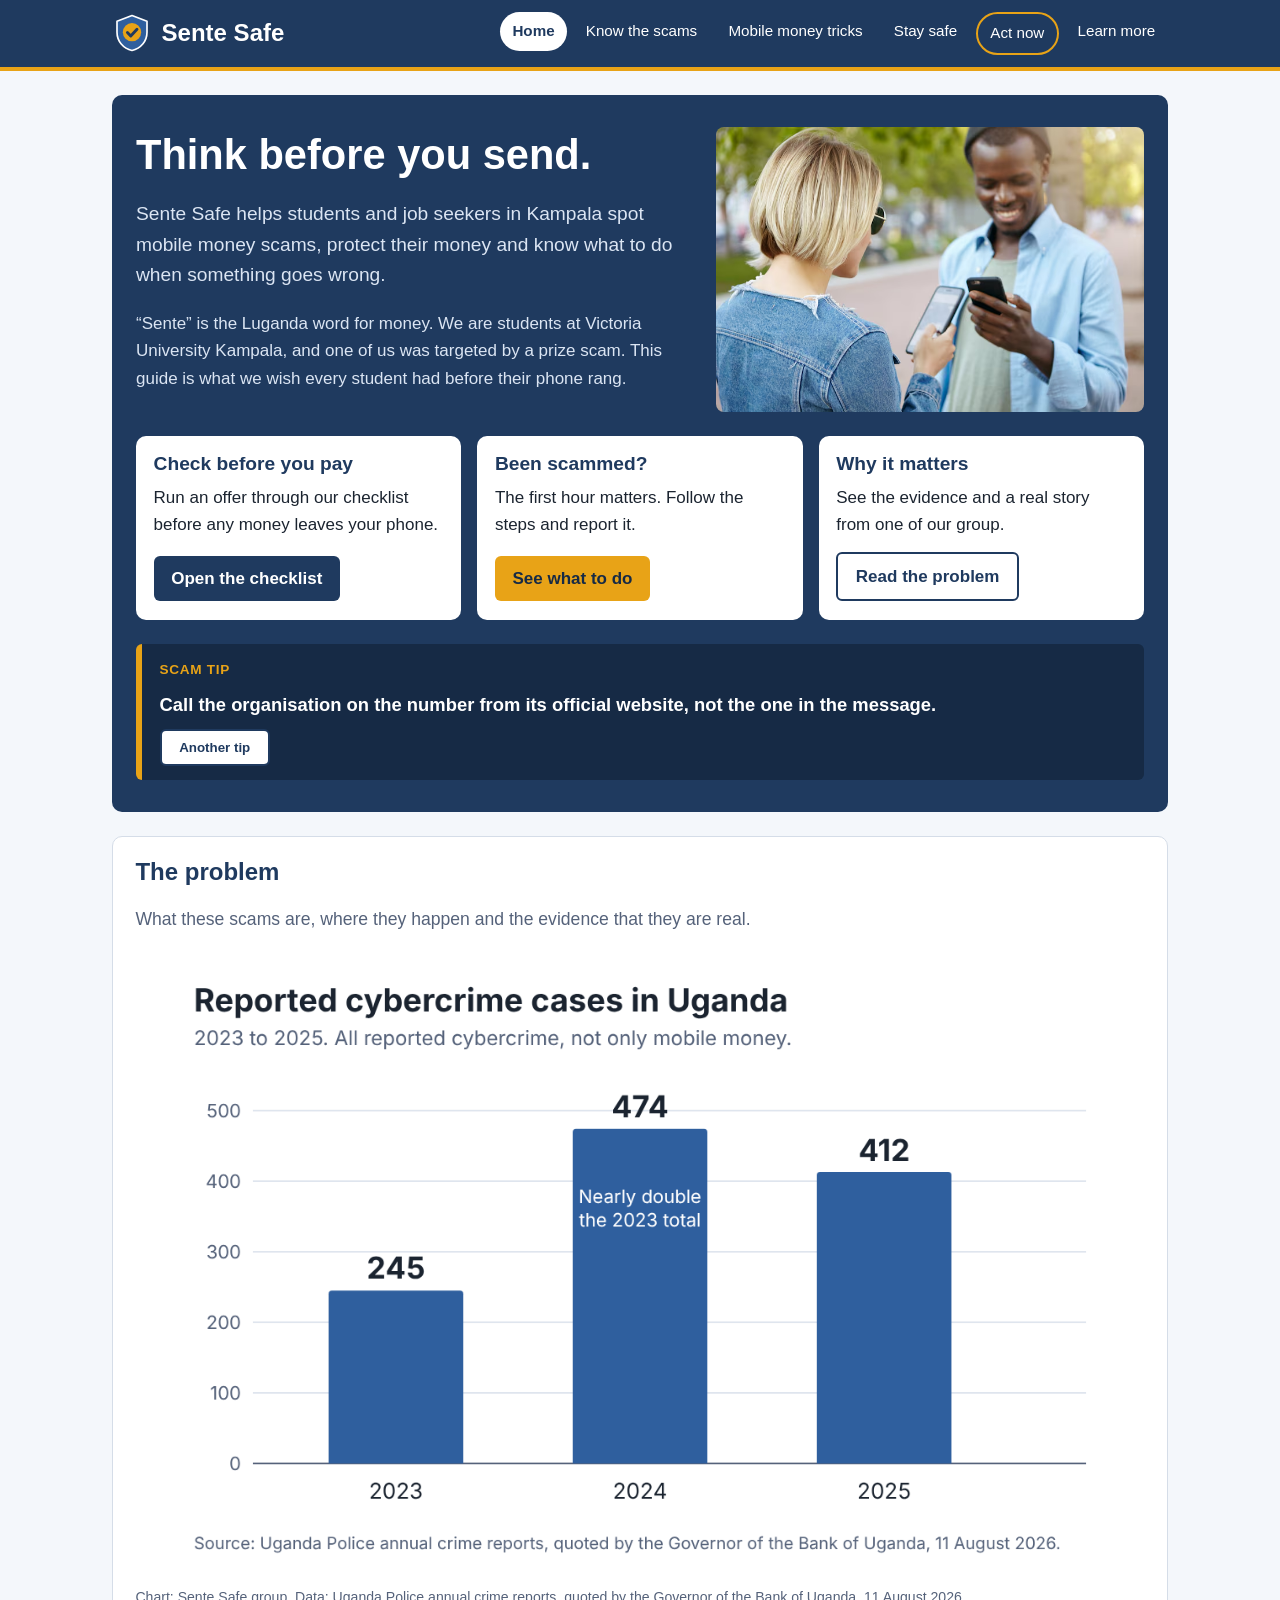
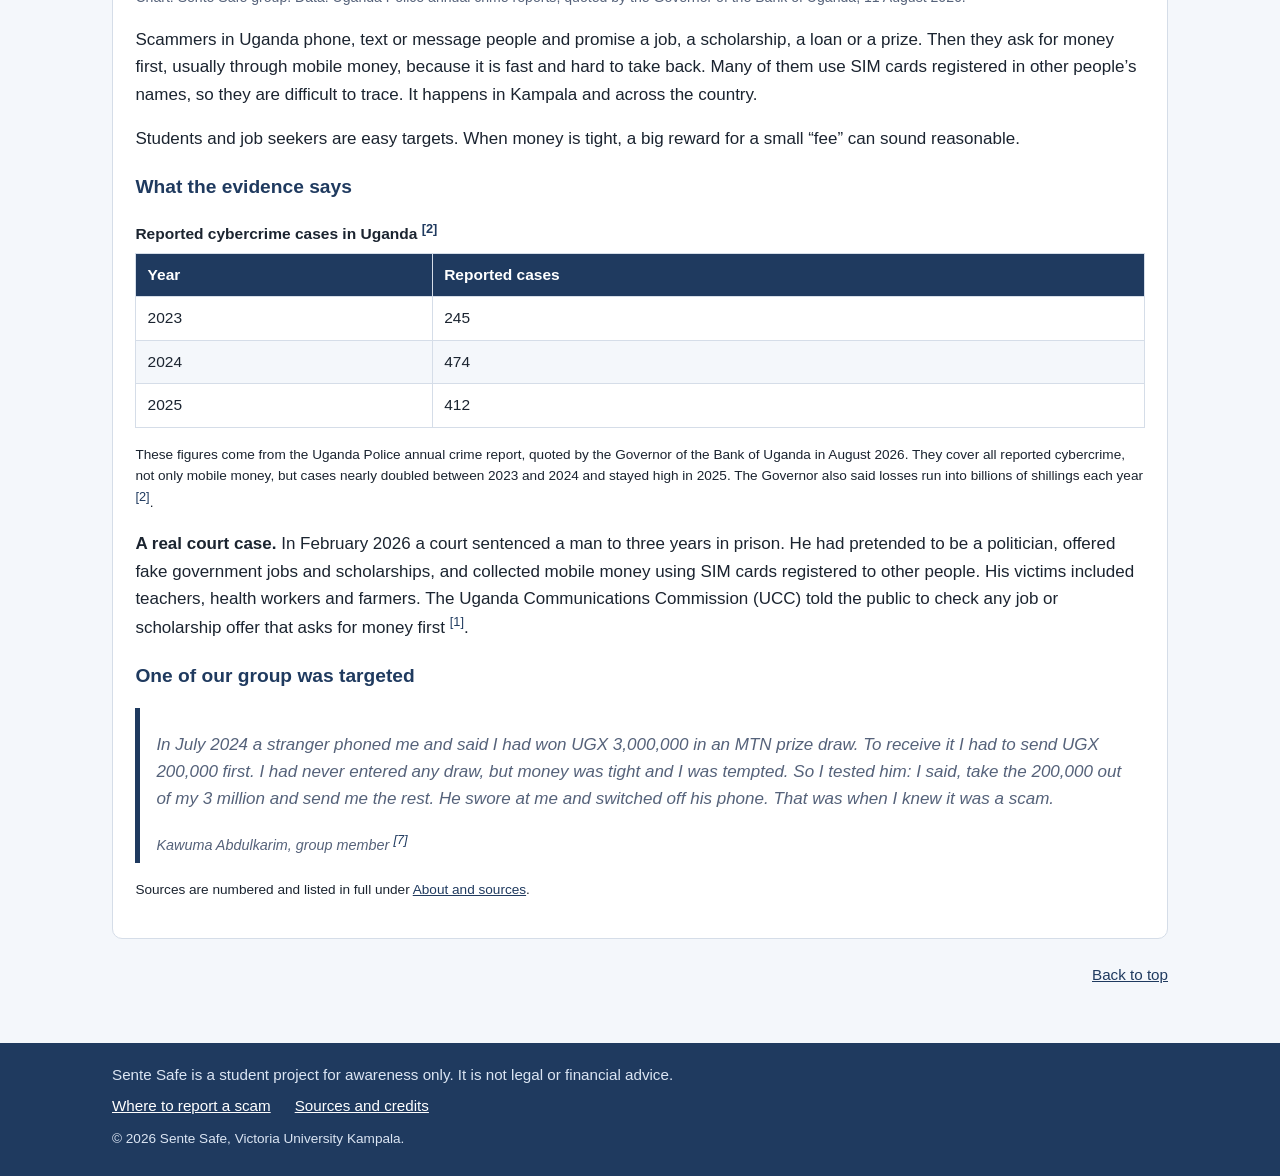
<file: index.html>
<!DOCTYPE html>
<html lang="en">
<head>
  <meta charset="utf-8">
  <meta name="viewport" content="width=device-width, initial-scale=1">
  <title>Home | Sente Safe</title>
  <meta name="description" content="Sente Safe helps students and job seekers in Kampala spot mobile money scams and know what to do if they are targeted.">
  <link rel="icon" href="images/favicon.svg" type="image/svg+xml">
  <link rel="stylesheet" href="css/style.css">
  <script src="js/main.js" defer></script>
</head>
<body>
  <a class="skip" href="#main">Skip to main content</a>

  <header id="top" class="site-header">
    <div class="wrap header-inner">
      <a class="brand" href="index.html">
        <img src="images/logo.svg" width="40" height="40" alt="website logo">
        <span>Sente Safe</span>
      </a>
      <!-- Main navigation: keep identical on every page, only aria-current changes -->
      <nav aria-label="Main">
        <ul class="nav-list">
          <li><a href="index.html" aria-current="page">Home</a></li>
          <li><a href="scams.html">Know the scams</a></li>
          <li><a href="tricks.html">Mobile money tricks</a></li>
          <li><a href="safe.html">Stay safe</a></li>
          <li><a href="act.html" class="nav-urgent">Act now</a></li>
          <li><a href="learn.html">Learn more</a></li>
        </ul>
      </nav>
    </div>
  </header>

  <main id="main" class="wrap">
      <div class="sections stack">
      <!-- S1: Welcome (Member 1).-->
      <section id="welcome" class="hero" aria-labelledby="welcome-h">
        <div class="hero-top">
          <div>
            <h1 id="welcome-h">Think before you send.</h1>
            <p class="lead">Sente Safe helps students and job seekers in Kampala spot mobile money scams, protect their money and know what to do when something goes wrong.</p>
            <p class="hero-note">&ldquo;Sente&rdquo; is the Luganda word for money. We are students at Victoria University Kampala, and one of us was targeted by a prize scam. This guide is what we wish every student had before their phone rang.</p>
          </div>
          
          <figure class="figure img-slot-fig hero-fig">
            <img src="images/student.png" width="1200" height="750" alt="students at VU holding their phones">
          </figure>
        </div>
        <ul class="cards">
          <li class="card">
            <h2>Check before you pay</h2>
            <p>Run an offer through our checklist before any money leaves your phone.</p>
            <a class="btn" href="safe.html#checklist">Open the checklist</a>
          </li>
          <li class="card">
            <h2>Been scammed?</h2>
            <p>The first hour matters. Follow the steps and report it.</p>
            <a class="btn btn-alert" href="act.html#firsthour">See what to do</a>
          </li>
          <li class="card">
            <h2>Why it matters</h2>
            <p>See the evidence and a real story from one of our group.</p>
            <a class="btn btn-quiet" href="#problem">Read the problem</a>
          </li>
        </ul>
        <div class="tip">
          <p class="tip-label">Scam tip</p>
          <p id="tip-text">A real prize never asks you to pay first.</p>
          <button type="button" id="tip-btn" class="btn btn-quiet">Another tip</button>
        </div>
      </section>

      <section id="problem" class="block" aria-labelledby="problem-h">
        <h2 id="problem-h">The problem</h2>
        <p class="lead">What these scams are, where they happen and the evidence that they are real.</p>
        <figure class="figure img-slot-fig">
             <img src="images/problem-chart.png" width="1200" height="750" alt="Bar chart of reported cybercrime cases in Uganda: 245 in 2023, 474 in 2024 and 412 in 2025">
          <figcaption>Chart: Sente Safe group. Data: Uganda Police annual crime reports, quoted by the Governor of the Bank of Uganda, 11 August 2026.</figcaption>
        </figure>
        <p>Scammers in Uganda phone, text or message people and promise a job, a scholarship, a loan or a prize. Then they ask for money first, usually through mobile money, because it is fast and hard to take back. Many of them use SIM cards registered in other people&rsquo;s names, so they are difficult to trace. It happens in Kampala and across the country.</p>
        <p>Students and job seekers are easy targets. When money is tight, a big reward for a small &ldquo;fee&rdquo; can sound reasonable.</p>

        <h3>What the evidence says</h3>
        <table class="data">
          <caption>Reported cybercrime cases in Uganda <a class="ref" href="learn.html#src-2">[2]</a></caption>
          <thead>
            <tr><th scope="col">Year</th><th scope="col">Reported cases</th></tr>
          </thead>
          <tbody>
            <tr><td>2023</td><td>245</td></tr>
            <tr><td>2024</td><td>474</td></tr>
            <tr><td>2025</td><td>412</td></tr>
          </tbody>
        </table>
        <p class="small">These figures come from the Uganda Police annual crime report, quoted by the Governor of the Bank of Uganda in August 2026. They cover all reported cybercrime, not only mobile money, but cases nearly doubled between 2023 and 2024 and stayed high in 2025. The Governor also said losses run into billions of shillings each year <a class="ref" href="learn.html#src-2">[2]</a>.</p>
        <p><strong>A real court case.</strong> In February 2026 a court sentenced a man to three years in prison. He had pretended to be a politician, offered fake government jobs and scholarships, and collected mobile money using SIM cards registered to other people. His victims included teachers, health workers and farmers. The Uganda Communications Commission (UCC) told the public to check any job or scholarship offer that asks for money first <a class="ref" href="learn.html#src-1">[1]</a>.</p>

        <h3>One of our group was targeted</h3>
        <blockquote class="quote">
          <p>In July 2024 a stranger phoned me and said I had won UGX 3,000,000 in an MTN prize draw. To receive it I had to send UGX 200,000 first. I had never entered any draw, but money was tight and I was tempted. So I tested him: I said, take the 200,000 out of my 3 million and send me the rest. He swore at me and switched off his phone. That was when I knew it was a scam.</p>
          <cite>Kawuma Abdulkarim, group member <a class="ref" href="learn.html#src-7">[7]</a></cite>
        </blockquote>
        <p class="small">Sources are numbered and listed in full under <a href="learn.html#about">About and sources</a>.</p>
      </section>

      </div>
      <p class="back"><a href="#top">Back to top</a></p>
  </main>

  <footer class="site-footer">
    <div class="wrap footer-inner">
      <p>Sente Safe is a student project for awareness only. It is not legal or financial advice.</p>
      <ul class="footer-links">
        <li><a href="act.html#report">Where to report a scam</a></li>
        <li><a href="learn.html#about">Sources and credits</a></li>
      </ul>
      <p class="small">&copy; 2026 Sente Safe, Victoria University Kampala.</p>
    </div>
  </footer>
</body>
</html>
</file>
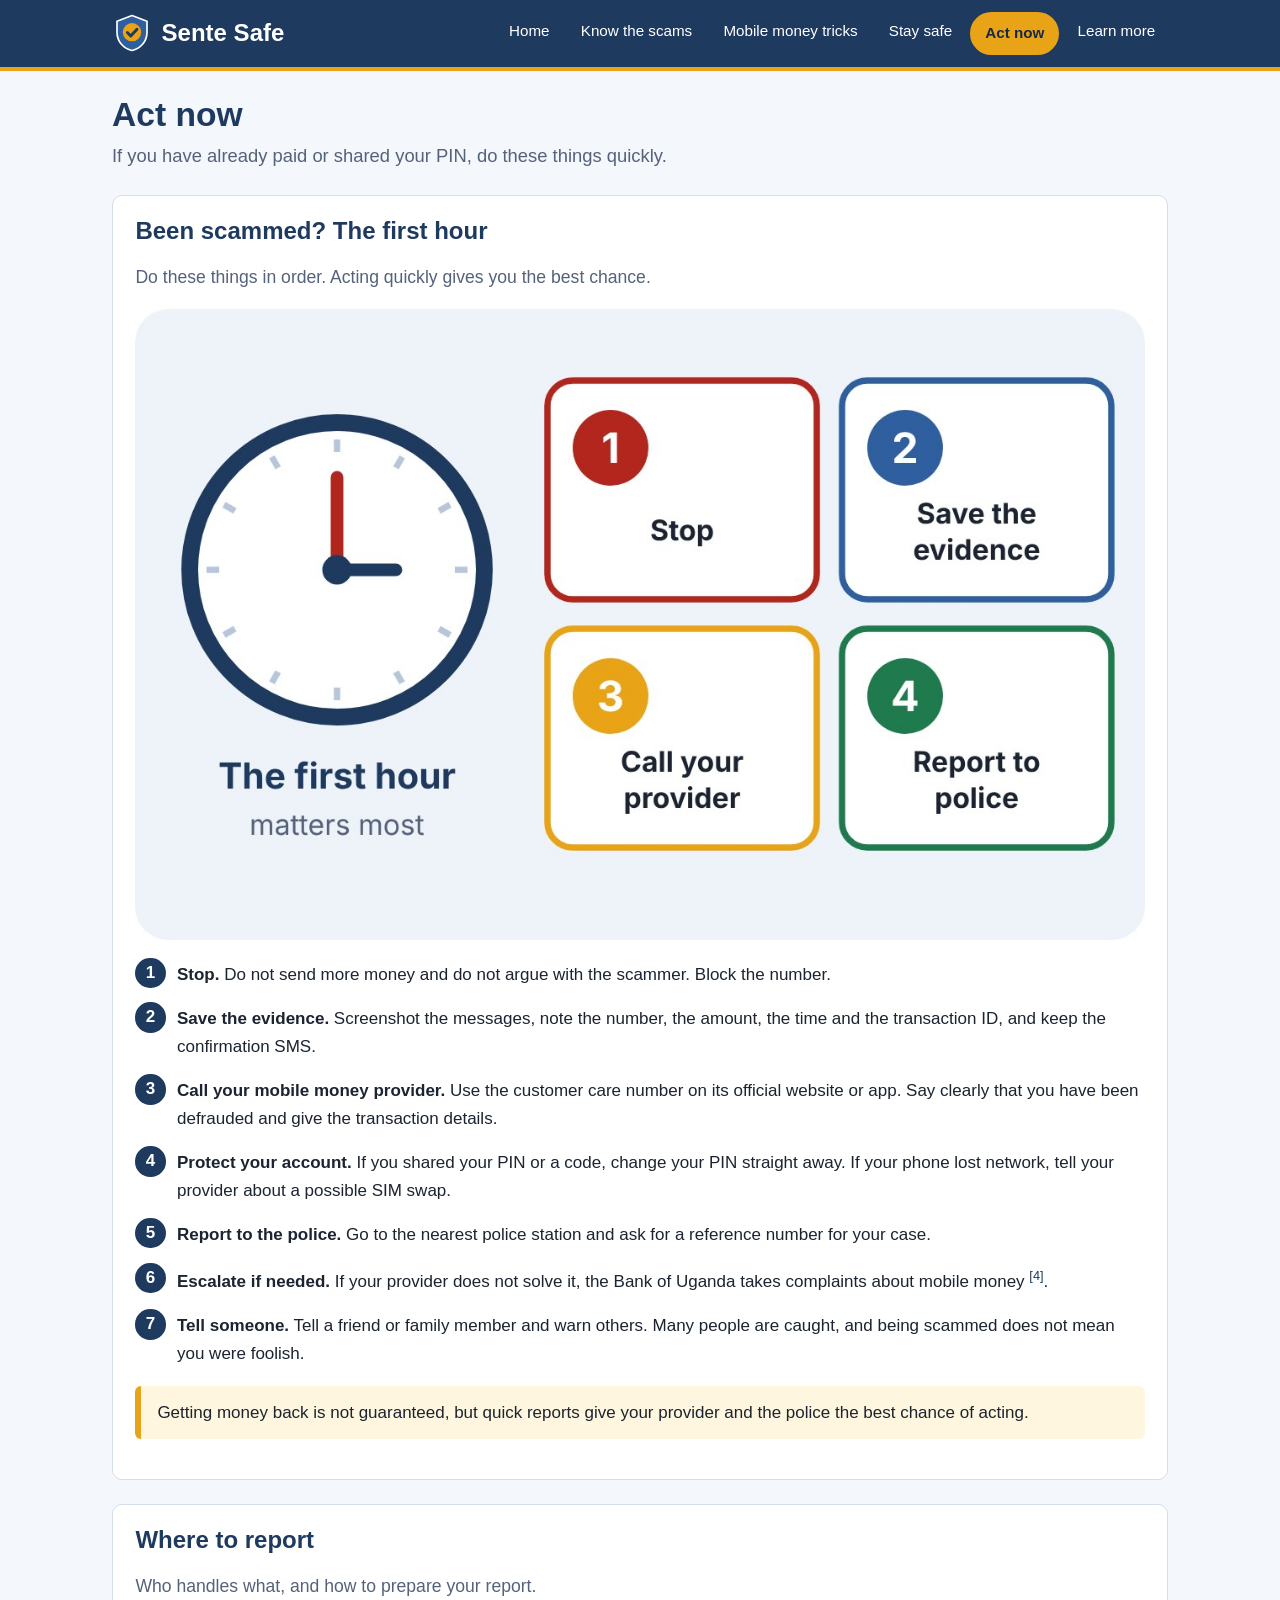
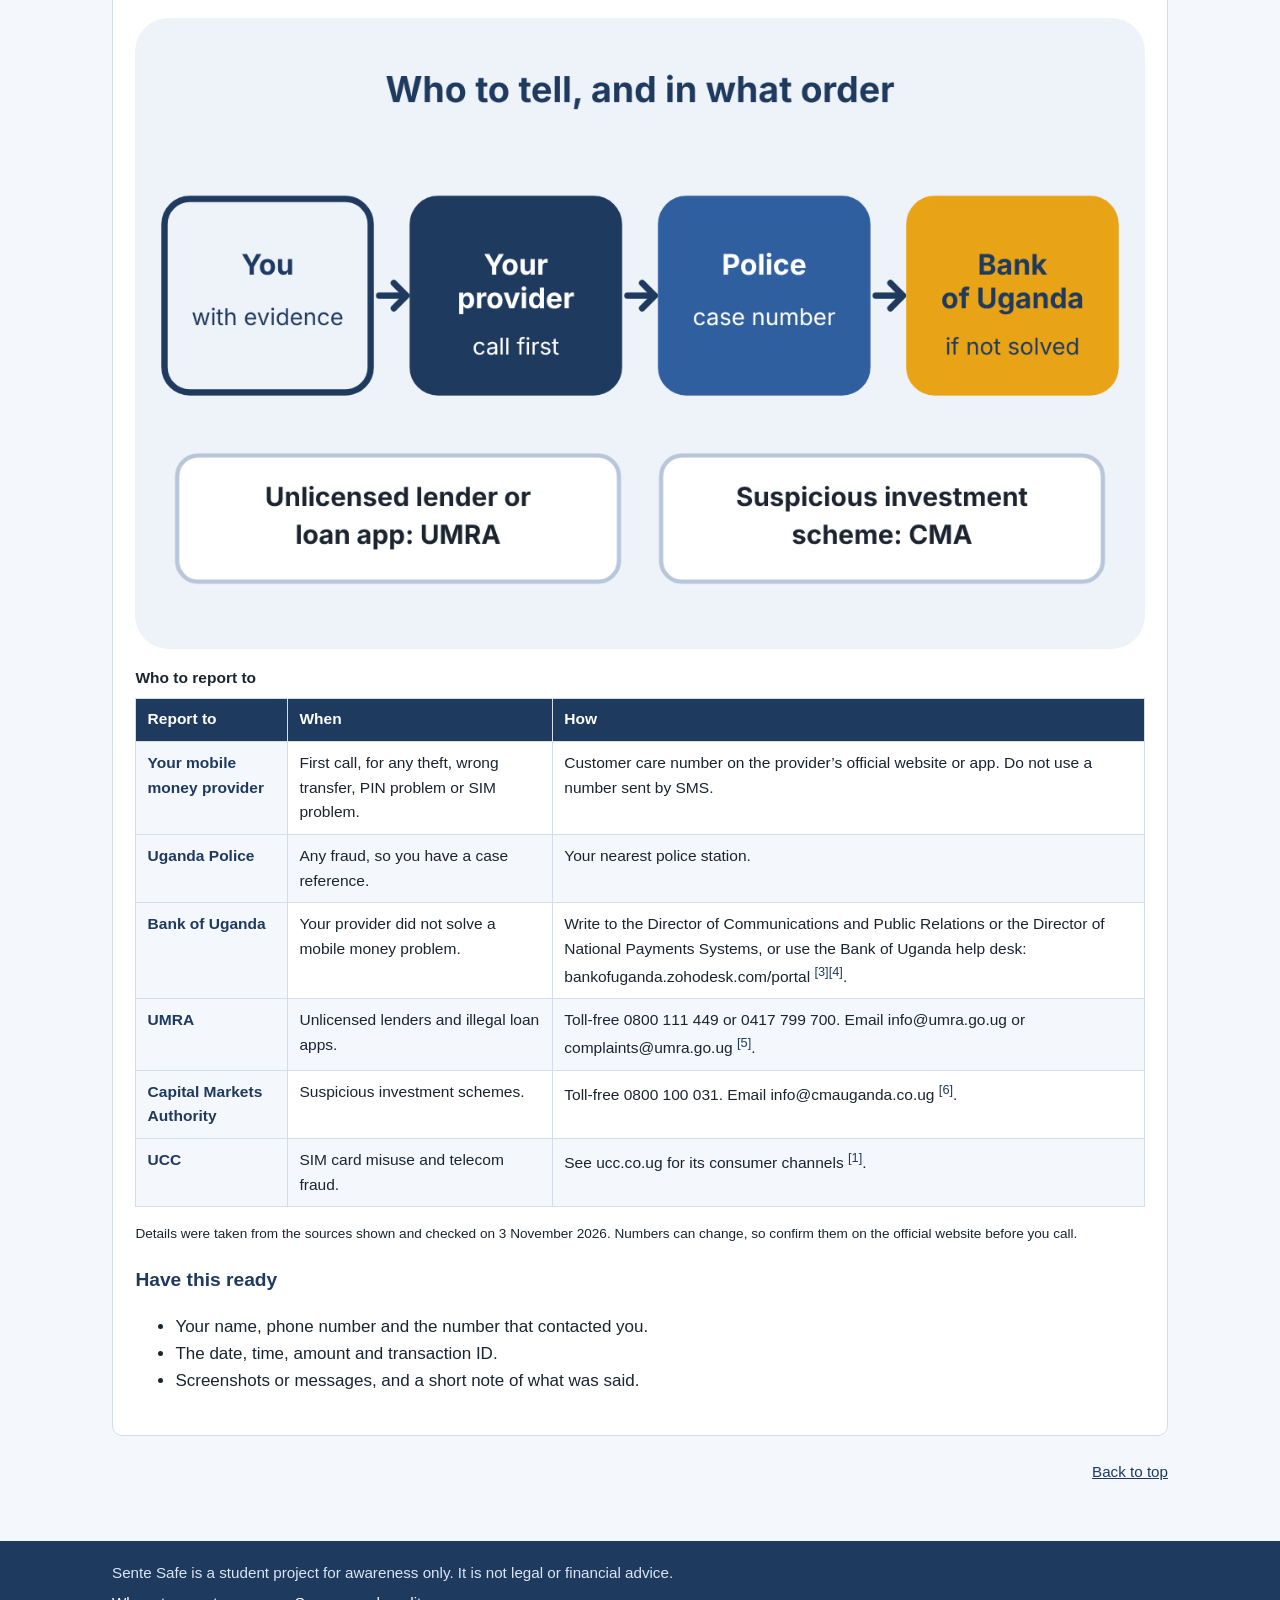
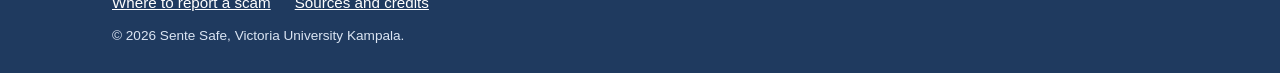
<file: act.html>
<!DOCTYPE html>
<html lang="en">
<head>
  <meta charset="utf-8">
  <meta name="viewport" content="width=device-width, initial-scale=1">
  <title>Act now | Sente Safe</title>
  <meta name="description" content="What to do in the first hour after a mobile money scam and where to report it.">
  <link rel="icon" href="images/favicon.svg" type="image/svg+xml">
  <link rel="stylesheet" href="css/style.css">
  <script src="js/main.js" defer></script>
</head>
<body>
  <a class="skip" href="#main">Skip to main content</a>

  <header id="top" class="site-header">
    <div class="wrap header-inner">
      <a class="brand" href="index.html">
        <img src="images/logo.svg" width="40" height="40" alt="website logo">
        <span>Sente Safe</span>
      </a>
      <!-- Main navigation: keep identical on every page, only aria-current changes -->
      <nav aria-label="Main">
        <ul class="nav-list">
          <li><a href="index.html">Home</a></li>
          <li><a href="scams.html">Know the scams</a></li>
          <li><a href="tricks.html">Mobile money tricks</a></li>
          <li><a href="safe.html">Stay safe</a></li>
          <li><a href="act.html" class="nav-urgent" aria-current="page">Act now</a></li>
          <li><a href="learn.html">Learn more</a></li>
        </ul>
      </nav>
    </div>
  </header>

  <main id="main" class="wrap">
      <div class="page-title">
        <h1>Act now</h1>
        <p>If you have already paid or shared your PIN, do these things quickly.</p>
      </div>
      <div class="sections">
      <!-- S9: Been scammed? The first hour (Member 9)-->
      <section id="firsthour" class="block wide" aria-labelledby="firsthour-h">
        <h2 id="firsthour-h">Been scammed? The first hour</h2>
        <p class="lead">Do these things in order. Acting quickly gives you the best chance.</p>
        
        <figure class="figure img-slot-fig">
          <img src="images/first-hour.jpg" width="1200" height="750" alt="first time hour procedures after being scammed">
        </figure>
        <ol class="steps">
          <li><strong>Stop.</strong> Do not send more money and do not argue with the scammer. Block the number.</li>
          <li><strong>Save the evidence.</strong> Screenshot the messages, note the number, the amount, the time and the transaction ID, and keep the confirmation SMS.</li>
          <li><strong>Call your mobile money provider.</strong> Use the customer care number on its official website or app. Say clearly that you have been defrauded and give the transaction details.</li>
          <li><strong>Protect your account.</strong> If you shared your PIN or a code, change your PIN straight away. If your phone lost network, tell your provider about a possible SIM swap.</li>
          <li><strong>Report to the police.</strong> Go to the nearest police station and ask for a reference number for your case.</li>
          <li><strong>Escalate if needed.</strong> If your provider does not solve it, the Bank of Uganda takes complaints about mobile money <a class="ref" href="learn.html#src-4">[4]</a>.</li>
          <li><strong>Tell someone.</strong> Tell a friend or family member and warn others. Many people are caught, and being scammed does not mean you were foolish.</li>
        </ol>
        <div class="callout"><p>Getting money back is not guaranteed, but quick reports give your provider and the police the best chance of acting.</p></div>
      </section>

      <!-- S10: Where to report (Member 10) -->
      <section id="report" class="block wide" aria-labelledby="report-h">
        <h2 id="report-h">Where to report</h2>
        <p class="lead">Who handles what, and how to prepare your report.</p>
        
        <figure class="figure img-slot-fig">
          <img src="images/report-diagram.png" width="1200" height="750" alt="where to report">
        </figure>
        <table class="data">
          <caption>Who to report to</caption>
          <thead>
            <tr><th scope="col">Report to</th><th scope="col">When</th><th scope="col">How</th></tr>
          </thead>
          <tbody>
            <tr><th scope="row">Your mobile money provider</th><td>First call, for any theft, wrong transfer, PIN problem or SIM problem.</td><td>Customer care number on the provider&rsquo;s official website or app. Do not use a number sent by SMS.</td></tr>
            <tr><th scope="row">Uganda Police</th><td>Any fraud, so you have a case reference.</td><td>Your nearest police station.</td></tr>
            <tr><th scope="row">Bank of Uganda</th><td>Your provider did not solve a mobile money problem.</td><td>Write to the Director of Communications and Public Relations or the Director of National Payments Systems, or use the Bank of Uganda help desk: bankofuganda.zohodesk.com/portal <a class="ref" href="learn.html#src-3">[3]</a><a class="ref" href="learn.html#src-4">[4]</a>.</td></tr>
            <tr><th scope="row">UMRA</th><td>Unlicensed lenders and illegal loan apps.</td><td>Toll-free 0800 111 449 or 0417 799 700. Email info@umra.go.ug or complaints@umra.go.ug <a class="ref" href="learn.html#src-5">[5]</a>.</td></tr>
            <tr><th scope="row">Capital Markets Authority</th><td>Suspicious investment schemes.</td><td>Toll-free 0800 100 031. Email info@cmauganda.co.ug <a class="ref" href="learn.html#src-6">[6]</a>.</td></tr>
            <tr><th scope="row">UCC</th><td>SIM card misuse and telecom fraud.</td><td>See ucc.co.ug for its consumer channels <a class="ref" href="learn.html#src-1">[1]</a>.</td></tr>
          </tbody>
        </table>
        <p class="small">Details were taken from the sources shown and checked on 3 November 2026. Numbers can change, so confirm them on the official website before you call.</p>
        <h3>Have this ready</h3>
        <ul>
          <li>Your name, phone number and the number that contacted you.</li>
          <li>The date, time, amount and transaction ID.</li>
          <li>Screenshots or messages, and a short note of what was said.</li>
        </ul>
      </section>

      </div>
      <p class="back"><a href="#top">Back to top</a></p>
  </main>

  <footer class="site-footer">
    <div class="wrap footer-inner">
      <p>Sente Safe is a student project for awareness only. It is not legal or financial advice.</p>
      <ul class="footer-links">
        <li><a href="act.html#report">Where to report a scam</a></li>
        <li><a href="learn.html#about">Sources and credits</a></li>
      </ul>
      <p class="small">&copy; 2026 Sente Safe, Victoria University Kampala.</p>
    </div>
  </footer>
</body>
</html>
</file>
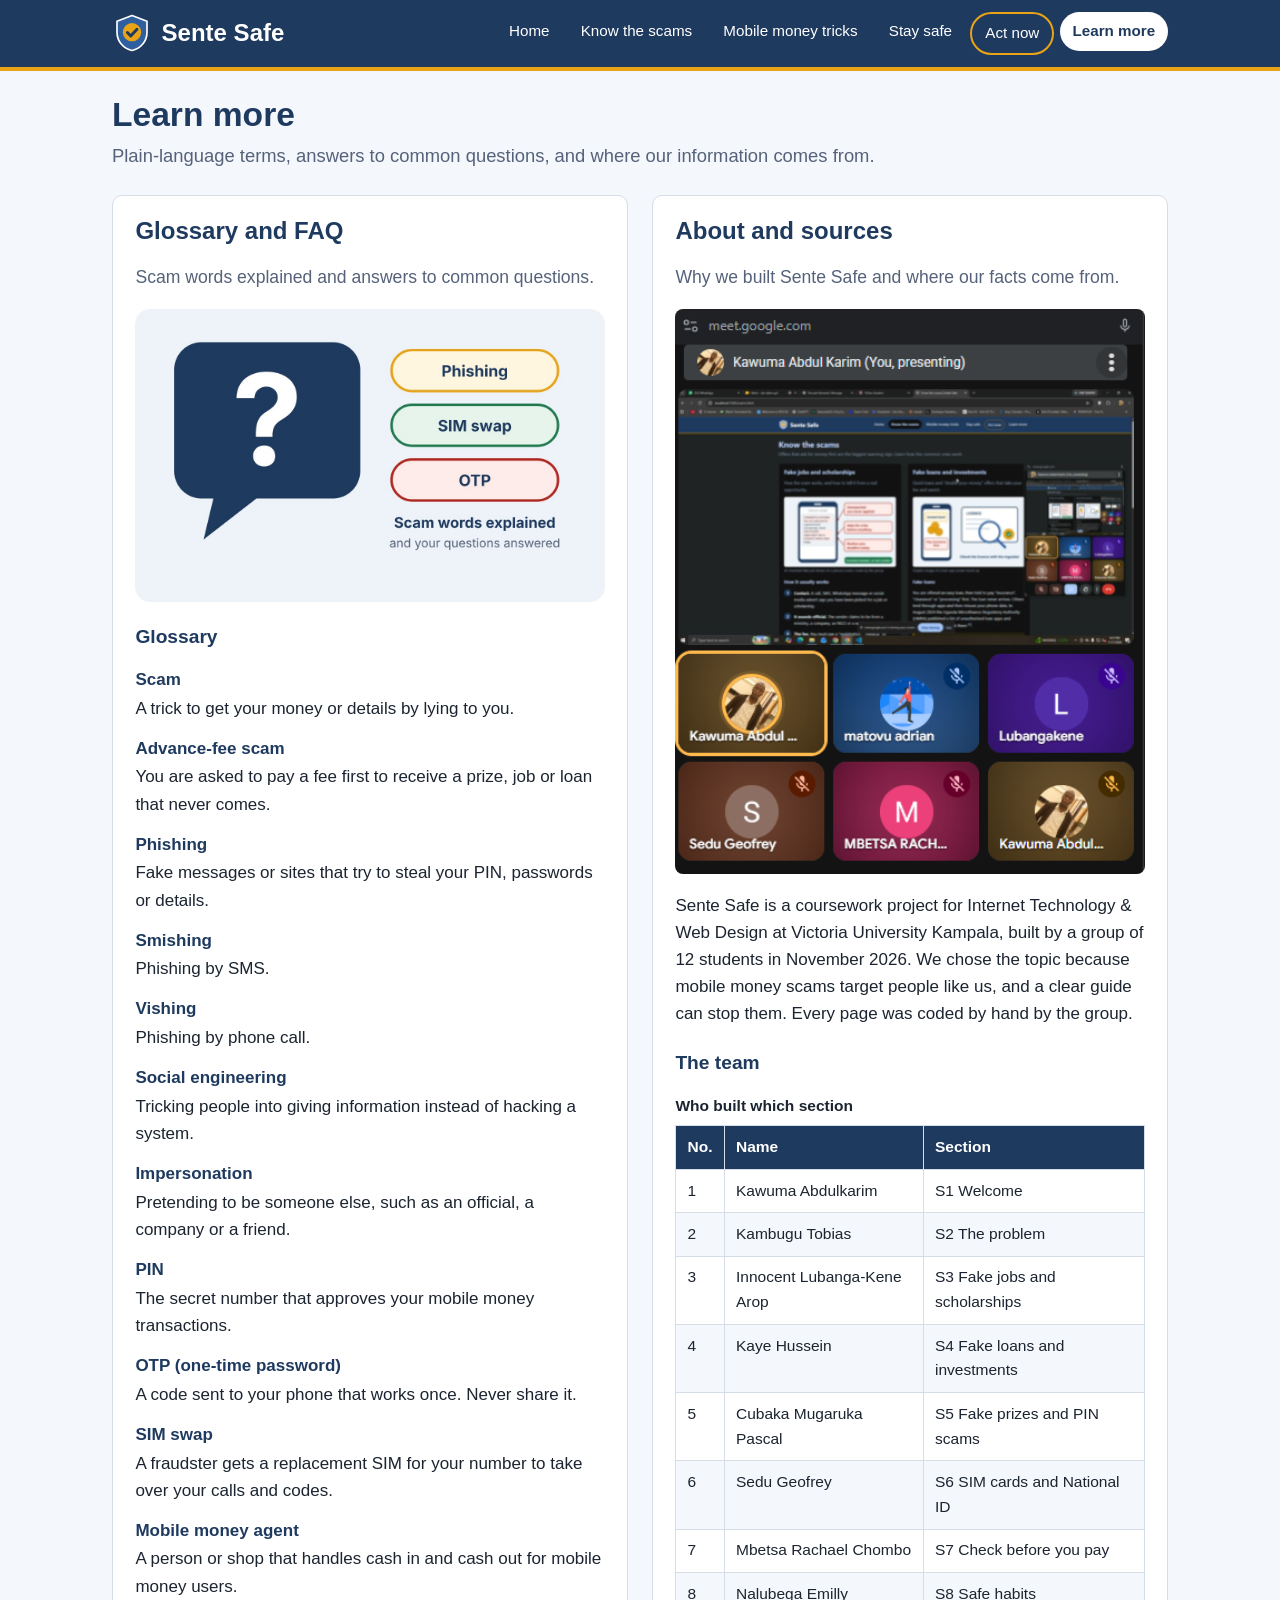
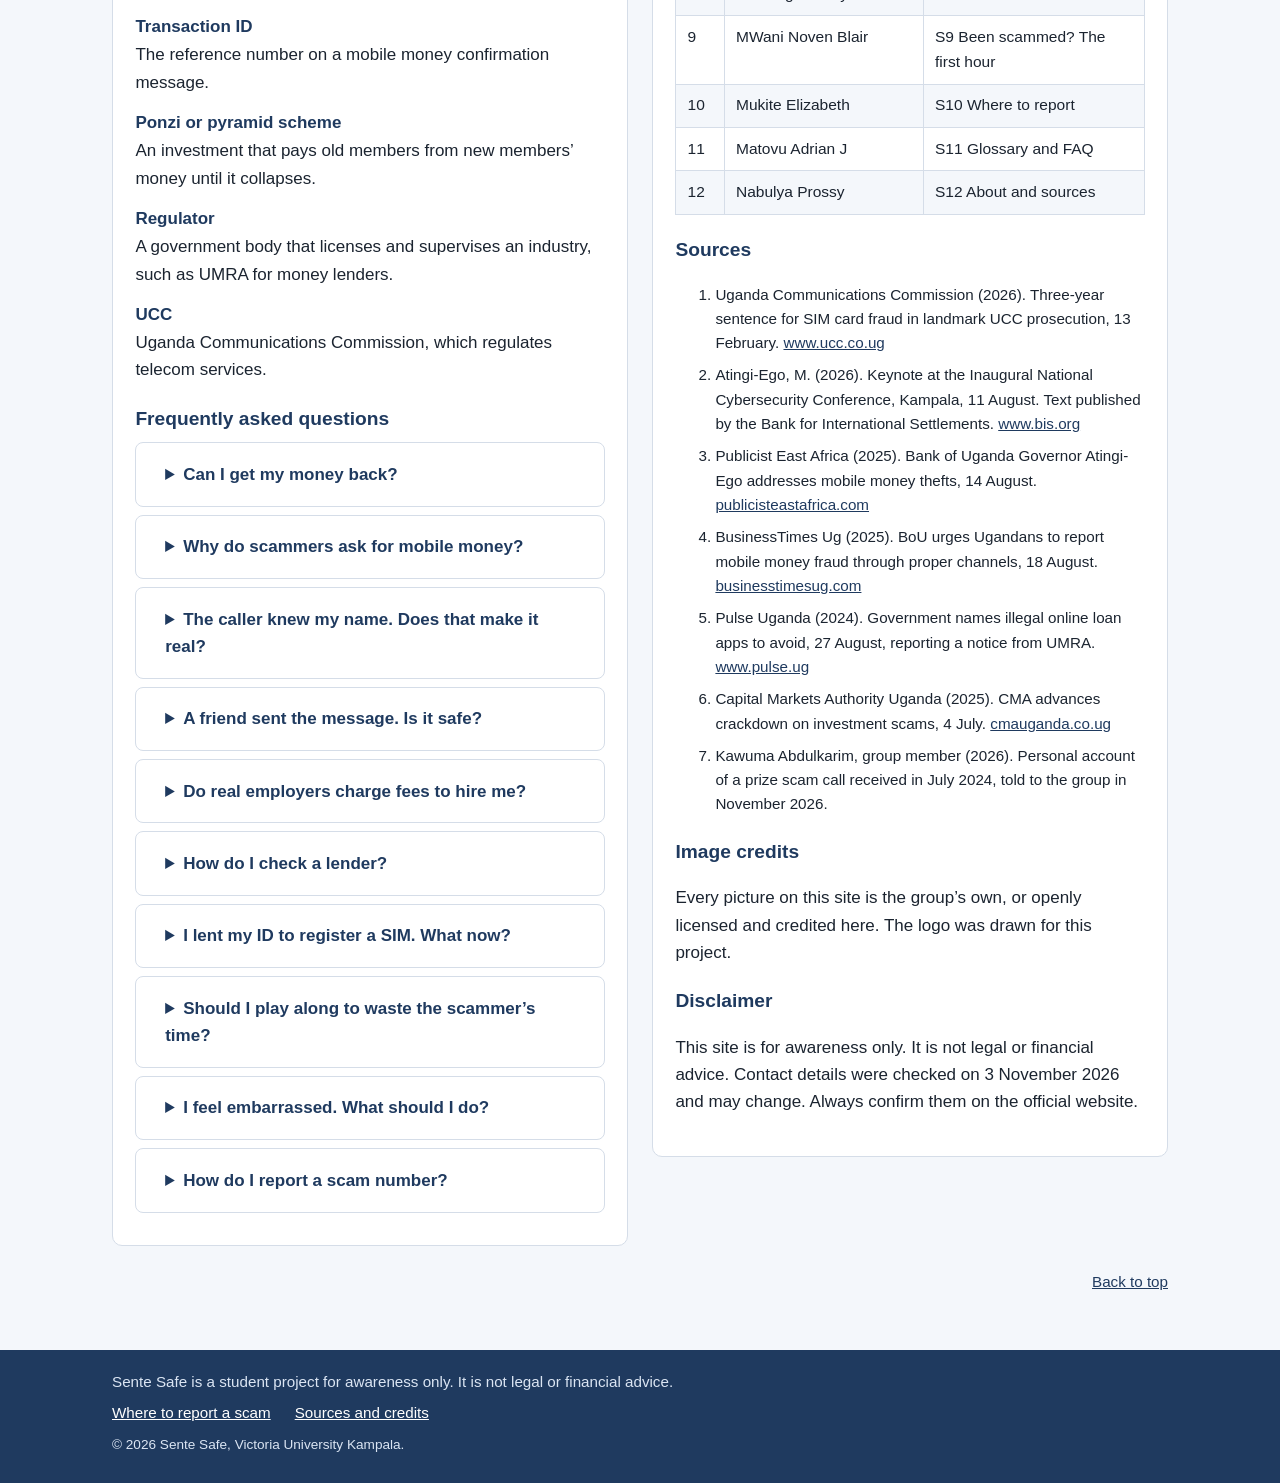
<file: learn.html>
<!DOCTYPE html>
<html lang="en">
<head>
  <meta charset="utf-8">
  <meta name="viewport" content="width=device-width, initial-scale=1">
  <title>Learn more | Sente Safe</title>
  <meta name="description" content="A glossary of scam terms, common questions and the sources used on this website.">
  <link rel="icon" href="images/favicon.svg" type="image/svg+xml">
  <link rel="stylesheet" href="css/style.css">
  <script src="js/main.js" defer></script>
</head>
<body>
  <a class="skip" href="#main">Skip to main content</a>

  <header id="top" class="site-header">
    <div class="wrap header-inner">
      <a class="brand" href="index.html">
        <img src="images/logo.svg" width="40" height="40" alt="website logo">
        <span>Sente Safe</span>
      </a>
      <!-- Main navigation: keep identical on every page, only aria-current changes -->
      <nav aria-label="Main">
        <ul class="nav-list">
          <li><a href="index.html">Home</a></li>
          <li><a href="scams.html">Know the scams</a></li>
          <li><a href="tricks.html">Mobile money tricks</a></li>
          <li><a href="safe.html">Stay safe</a></li>
          <li><a href="act.html" class="nav-urgent">Act now</a></li>
          <li><a href="learn.html" aria-current="page">Learn more</a></li>
        </ul>
      </nav>
    </div>
  </header>

  <main id="main" class="wrap">
      <div class="page-title">
        <h1>Learn more</h1>
        <p>Plain-language terms, answers to common questions, and where our information comes from.</p>
      </div>
      <div class="sections">
      <!-- S11: Glossary and FAQ (Member 11) -->
      <section id="faq" class="block" aria-labelledby="faq-h">
        <h2 id="faq-h">Glossary and FAQ</h2>
        <p class="lead">Scam words explained and answers to common questions.</p>
        
        <figure class="figure img-slot-fig">
          <img src="images/faq.jpg" width="1200" height="750" alt="scam words">
        </figure>
        <h3>Glossary</h3>
        <dl class="glossary">
          <dt>Scam</dt>
          <dd>A trick to get your money or details by lying to you.</dd>
          <dt>Advance-fee scam</dt>
          <dd>You are asked to pay a fee first to receive a prize, job or loan that never comes.</dd>
          <dt>Phishing</dt>
          <dd>Fake messages or sites that try to steal your PIN, passwords or details.</dd>
          <dt>Smishing</dt>
          <dd>Phishing by SMS.</dd>
          <dt>Vishing</dt>
          <dd>Phishing by phone call.</dd>
          <dt>Social engineering</dt>
          <dd>Tricking people into giving information instead of hacking a system.</dd>
          <dt>Impersonation</dt>
          <dd>Pretending to be someone else, such as an official, a company or a friend.</dd>
          <dt>PIN</dt>
          <dd>The secret number that approves your mobile money transactions.</dd>
          <dt>OTP (one-time password)</dt>
          <dd>A code sent to your phone that works once. Never share it.</dd>
          <dt>SIM swap</dt>
          <dd>A fraudster gets a replacement SIM for your number to take over your calls and codes.</dd>
          <dt>Mobile money agent</dt>
          <dd>A person or shop that handles cash in and cash out for mobile money users.</dd>
          <dt>Transaction ID</dt>
          <dd>The reference number on a mobile money confirmation message.</dd>
          <dt>Ponzi or pyramid scheme</dt>
          <dd>An investment that pays old members from new members&rsquo; money until it collapses.</dd>
          <dt>Regulator</dt>
          <dd>A government body that licenses and supervises an industry, such as UMRA for money lenders.</dd>
          <dt>UCC</dt>
          <dd>Uganda Communications Commission, which regulates telecom services.</dd>
        </dl>
        <h3>Frequently asked questions</h3>
        <details>
          <summary>Can I get my money back?</summary>
          <p>It is not guaranteed. Report quickly to your provider and the police, because fast reports give them the best chance to act.</p>
        </details>
        <details>
          <summary>Why do scammers ask for mobile money?</summary>
          <p>It is fast, and once money has moved it is hard to take back.</p>
        </details>
        <details>
          <summary>The caller knew my name. Does that make it real?</summary>
          <p>No. Names and numbers can be found or leaked. Check through an official channel.</p>
        </details>
        <details>
          <summary>A friend sent the message. Is it safe?</summary>
          <p>Not always, because accounts get hacked. Call your friend on their usual number to confirm.</p>
        </details>
        <details>
          <summary>Do real employers charge fees to hire me?</summary>
          <p>They should not charge you to be hired. Treat any upfront payment as a warning sign and check it independently.</p>
        </details>
        <details>
          <summary>How do I check a lender?</summary>
          <p>Ask for the licence and confirm it with UMRA, the regulator for money lenders.</p>
        </details>
        <details>
          <summary>I lent my ID to register a SIM. What now?</summary>
          <p>UCC says you carry legal risk if it is used for crime. Tell your provider so you can sort out the registration.</p>
        </details>
        <details>
          <summary>Should I play along to waste the scammer&rsquo;s time?</summary>
          <p>It is safer to ignore and block. If you do test them, never send any money or share any codes.</p>
        </details>
        <details>
          <summary>I feel embarrassed. What should I do?</summary>
          <p>Report anyway. Many people are caught, and your report helps others.</p>
        </details>
        <details>
          <summary>How do I report a scam number?</summary>
          <p>Tell your provider and the police, and keep the number and messages as evidence.</p>
        </details>
      </section>

      <!-- S12: About and sources (Member 12) -->
      <section id="about" class="block" aria-labelledby="about-h">
        <h2 id="about-h">About and sources</h2>
        <p class="lead">Why we built Sente Safe and where our facts come from.</p>
        
        <figure class="figure img-slot-fig">
          <img src="images/group_image.png" width="1200" height="750" alt="team members discussing online">
        </figure>
        <p>Sente Safe is a coursework project for Internet Technology &amp; Web Design at Victoria University Kampala, built by a group of 12 students in November 2026. We chose the topic because mobile money scams target people like us, and a clear guide can stop them. Every page was coded by hand by the group.</p>
        <h3>The team</h3>
        <table class="data">
          <caption>Who built which section</caption>
          <thead>
            <tr><th scope="col">No.</th><th scope="col">Name</th><th scope="col">Section</th></tr>
          </thead>
          <tbody>
            <tr><td>1</td><td>Kawuma Abdulkarim</td><td>S1 Welcome</td></tr>
            <tr><td>2</td><td>Kambugu Tobias</td><td>S2 The problem</td></tr>
            <tr><td>3</td><td>Innocent Lubanga-Kene Arop</td><td>S3 Fake jobs and scholarships</td></tr>
            <tr><td>4</td><td>Kaye Hussein</td><td>S4 Fake loans and investments</td></tr>
            <tr><td>5</td><td>Cubaka Mugaruka Pascal</td><td>S5 Fake prizes and PIN scams</td></tr>
            <tr><td>6</td><td>Sedu Geofrey</td><td>S6 SIM cards and National ID</td></tr>
            <tr><td>7</td><td>Mbetsa Rachael Chombo</td><td>S7 Check before you pay</td></tr>
            <tr><td>8</td><td>Nalubega Emilly</td><td>S8 Safe habits</td></tr>
            <tr><td>9</td><td>MWani Noven Blair</td><td>S9 Been scammed? The first hour</td></tr>
            <tr><td>10</td><td>Mukite Elizabeth</td><td>S10 Where to report</td></tr>
            <tr><td>11</td><td>Matovu Adrian J</td><td>S11 Glossary and FAQ</td></tr>
            <tr><td>12</td><td>Nabulya Prossy</td><td>S12 About and sources</td></tr>
          </tbody>
        </table>
        <h3>Sources</h3>
        <ol class="sources">
          <li id="src-1">Uganda Communications Commission (2026). Three-year sentence for SIM card fraud in landmark UCC prosecution, 13 February. <a href="https://www.ucc.co.ug/three-year-sentence-for-sim-card-fraud-in-landmark-ucc-prosecution/">www.ucc.co.ug</a></li>
          <li id="src-2">Atingi-Ego, M. (2026). Keynote at the Inaugural National Cybersecurity Conference, Kampala, 11 August. Text published by the Bank for International Settlements. <a href="https://www.bis.org/speeches/20260915-securing-ugandas-digital-future-collaboration-resilience-and-trust">www.bis.org</a></li>
          <li id="src-3">Publicist East Africa (2025). Bank of Uganda Governor Atingi-Ego addresses mobile money thefts, 14 August. <a href="https://publicisteastafrica.com/bank-of-uganda-governor-atingi-ego-addresses-mobile-money-thefts-as-trust-in-digital-payments-faces-scrutiny/">publicisteastafrica.com</a></li>
          <li id="src-4">BusinessTimes Ug (2025). BoU urges Ugandans to report mobile money fraud through proper channels, 18 August. <a href="https://businesstimesug.com/bou-urges-ugandans-to-report-mobile-money-fraud-through-proper-channels/">businesstimesug.com</a></li>
          <li id="src-5">Pulse Uganda (2024). Government names illegal online loan apps to avoid, 27 August, reporting a notice from UMRA. <a href="https://www.pulse.ug/story/government-names-59-illegal-online-loan-apps-to-avoid-2024090308211359663">www.pulse.ug</a></li>
          <li id="src-6">Capital Markets Authority Uganda (2025). CMA advances crackdown on investment scams, 4 July. <a href="https://cmauganda.co.ug/2025/07/04/cma-advances-crackdown-on-investment-scams/">cmauganda.co.ug</a></li>
          <li id="src-7">Kawuma Abdulkarim, group member (2026). Personal account of a prize scam call received in July 2024, told to the group in November 2026.</li>
        </ol>
        <h3>Image credits</h3>
        <p>Every picture on this site is the group&rsquo;s own, or openly licensed and credited here. The logo was drawn for this project.</p>
        
        <h3>Disclaimer</h3>
        <p>This site is for awareness only. It is not legal or financial advice. Contact details were checked on 3 November 2026 and may change. Always confirm them on the official website.</p>
      </section>

      </div>
      <p class="back"><a href="#top">Back to top</a></p>
  </main>

  <footer class="site-footer">
    <div class="wrap footer-inner">
      <p>Sente Safe is a student project for awareness only. It is not legal or financial advice.</p>
      <ul class="footer-links">
        <li><a href="act.html#report">Where to report a scam</a></li>
        <li><a href="learn.html#about">Sources and credits</a></li>
      </ul>
      <p class="small">&copy; 2026 Sente Safe, Victoria University Kampala.</p>
    </div>
  </footer>
</body>
</html>
</file>
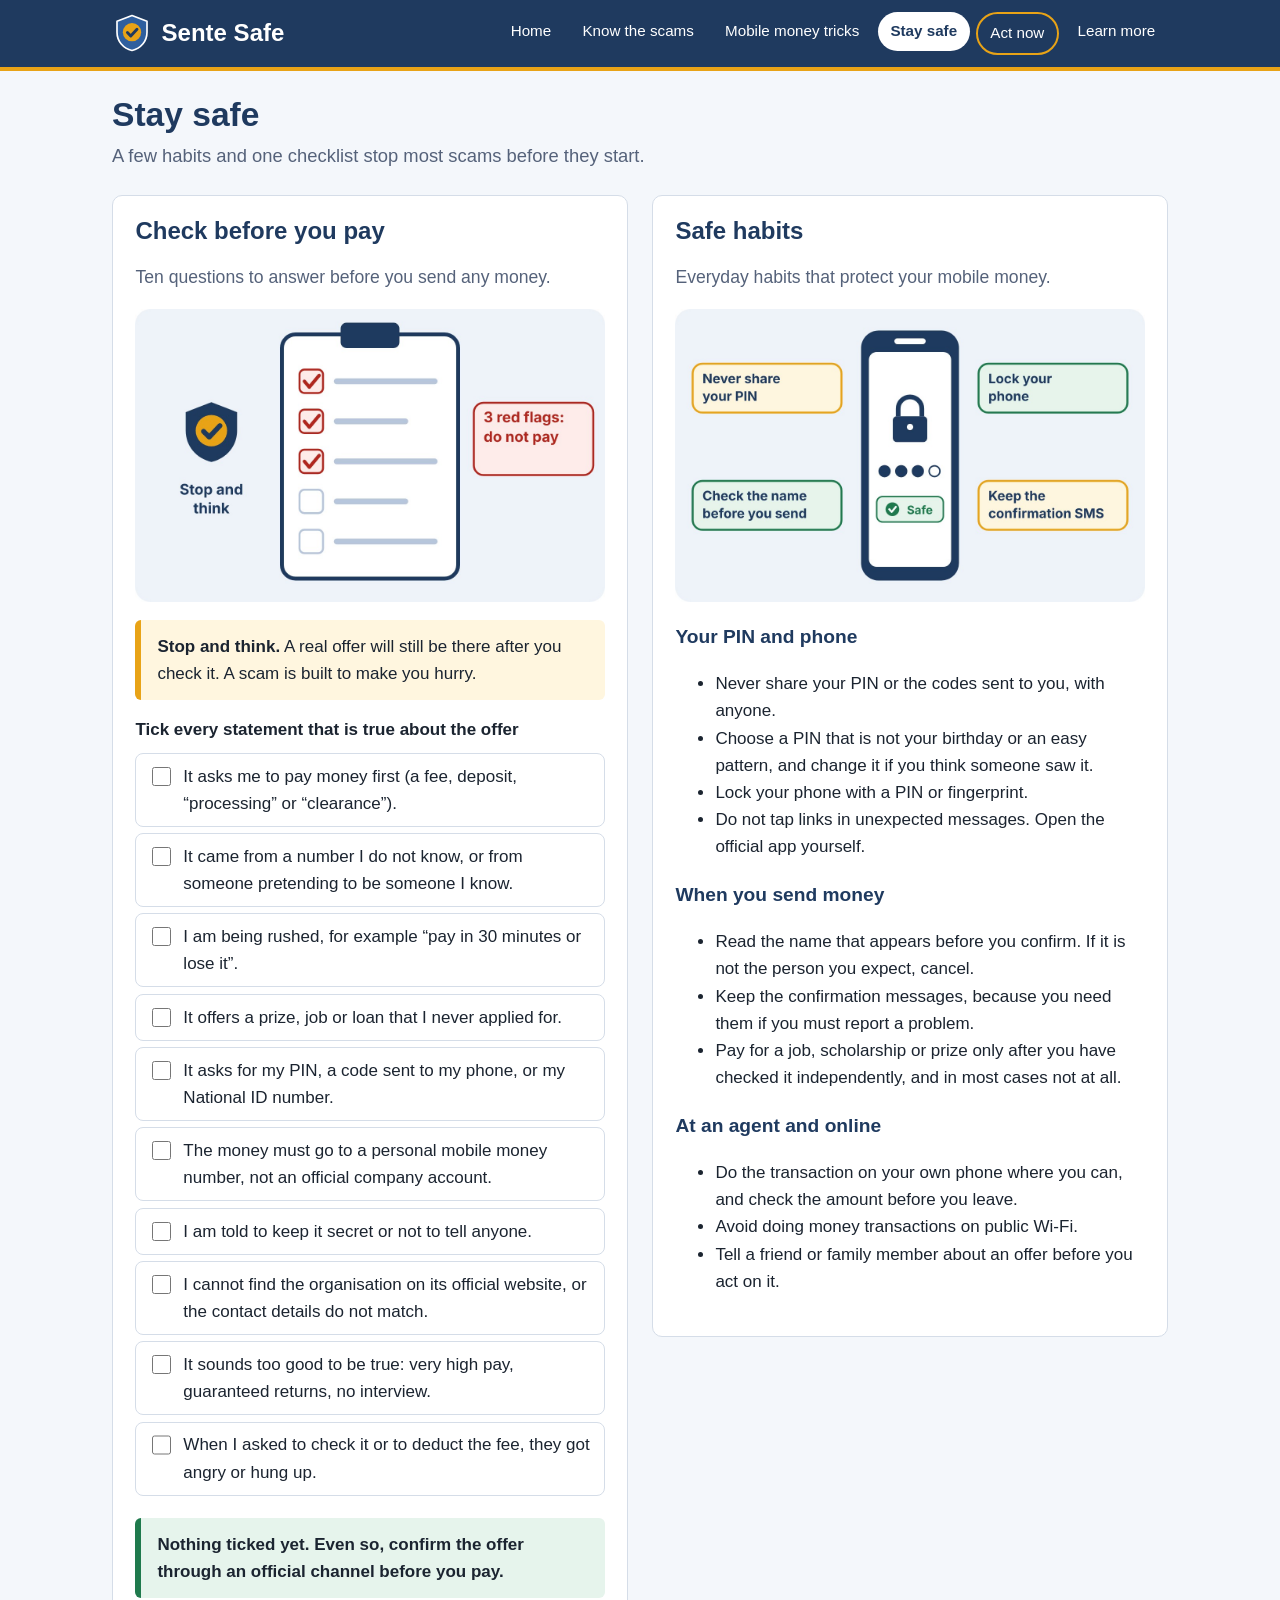
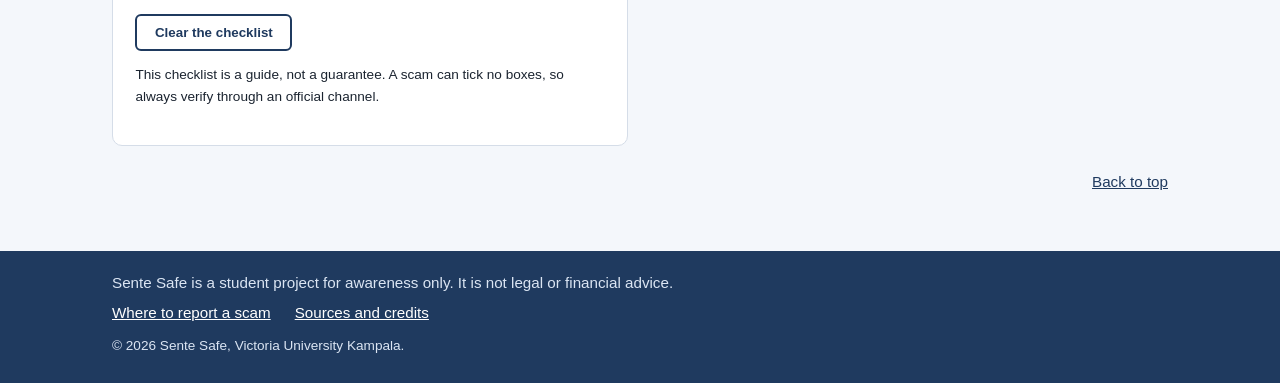
<file: safe.html>
<!DOCTYPE html>
<html lang="en">
<head>
  <meta charset="utf-8">
  <meta name="viewport" content="width=device-width, initial-scale=1">
  <title>Stay safe | Sente Safe</title>
  <meta name="description" content="A check-before-you-pay checklist and safe mobile money habits.">
  <link rel="icon" href="images/favicon.svg" type="image/svg+xml">
  <link rel="stylesheet" href="css/style.css">
  <script src="js/main.js" defer></script>
</head>
<body>
  <a class="skip" href="#main">Skip to main content</a>

  <header id="top" class="site-header">
    <div class="wrap header-inner">
      <a class="brand" href="index.html">
        <img src="images/logo.svg" width="40" height="40" alt="website logo">
        <span>Sente Safe</span>
      </a>
      <!-- Main navigation: keep identical on every page, only aria-current changes -->
      <nav aria-label="Main">
        <ul class="nav-list">
          <li><a href="index.html">Home</a></li>
          <li><a href="scams.html">Know the scams</a></li>
          <li><a href="tricks.html">Mobile money tricks</a></li>
          <li><a href="safe.html" aria-current="page">Stay safe</a></li>
          <li><a href="act.html" class="nav-urgent">Act now</a></li>
          <li><a href="learn.html">Learn more</a></li>
        </ul>
      </nav>
    </div>
  </header>

  <main id="main" class="wrap">
      <div class="page-title">
        <h1>Stay safe</h1>
        <p>A few habits and one checklist stop most scams before they start.</p>
      </div>
      <div class="sections">
      <!-- S7: Check before you pay (Member 7) -->
      <section id="checklist" class="block" aria-labelledby="checklist-h">
        <h2 id="checklist-h">Check before you pay</h2>
        <p class="lead">Ten questions to answer before you send any money.</p>
        
        <figure class="figure img-slot-fig">
          <img src="images/checklist.jpg" width="1200" height="750" alt="checklist">
        </figure>
        <div class="callout"><p><strong>Stop and think.</strong> A real offer will still be there after you check it. A scam is built to make you hurry.</p></div>
        <form class="checkform">
          <fieldset>
            <legend>Tick every statement that is true about the offer</legend>
            <ul class="checks">
            <li><label><input type="checkbox" class="flag"> <span>It asks me to pay money first (a fee, deposit, &ldquo;processing&rdquo; or &ldquo;clearance&rdquo;).</span></label></li>
            <li><label><input type="checkbox" class="flag"> <span>It came from a number I do not know, or from someone pretending to be someone I know.</span></label></li>
            <li><label><input type="checkbox" class="flag"> <span>I am being rushed, for example &ldquo;pay in 30 minutes or lose it&rdquo;.</span></label></li>
            <li><label><input type="checkbox" class="flag"> <span>It offers a prize, job or loan that I never applied for.</span></label></li>
            <li><label><input type="checkbox" class="flag"> <span>It asks for my PIN, a code sent to my phone, or my National ID number.</span></label></li>
            <li><label><input type="checkbox" class="flag"> <span>The money must go to a personal mobile money number, not an official company account.</span></label></li>
            <li><label><input type="checkbox" class="flag"> <span>I am told to keep it secret or not to tell anyone.</span></label></li>
            <li><label><input type="checkbox" class="flag"> <span>I cannot find the organisation on its official website, or the contact details do not match.</span></label></li>
            <li><label><input type="checkbox" class="flag"> <span>It sounds too good to be true: very high pay, guaranteed returns, no interview.</span></label></li>
            <li><label><input type="checkbox" class="flag"> <span>When I asked to check it or to deduct the fee, they got angry or hung up.</span></label></li>
            </ul>
          </fieldset>
          <p id="verdict" class="verdict v0" aria-live="polite">Nothing ticked yet. Even so, confirm the offer through an official channel before you pay.</p>
          <button type="reset" class="btn btn-quiet">Clear the checklist</button>
        </form>
        <p class="small">This checklist is a guide, not a guarantee. A scam can tick no boxes, so always verify through an official channel.</p>
      </section>

      <!-- S8: Safe habits (Member 8) -->
      <section id="habits" class="block" aria-labelledby="habits-h">
        <h2 id="habits-h">Safe habits</h2>
        <p class="lead">Everyday habits that protect your mobile money.</p>
        
        <figure class="figure img-slot-fig">
          <img src="images/habits.jpg" width="1200" height="750" alt="safe habits">
        </figure>
        <h3>Your PIN and phone</h3>
        <ul>
          <li>Never share your PIN or the codes sent to you, with anyone.</li>
          <li>Choose a PIN that is not your birthday or an easy pattern, and change it if you think someone saw it.</li>
          <li>Lock your phone with a PIN or fingerprint.</li>
          <li>Do not tap links in unexpected messages. Open the official app yourself.</li>
        </ul>
        <h3>When you send money</h3>
        <ul>
          <li>Read the name that appears before you confirm. If it is not the person you expect, cancel.</li>
          <li>Keep the confirmation messages, because you need them if you must report a problem.</li>
          <li>Pay for a job, scholarship or prize only after you have checked it independently, and in most cases not at all.</li>
        </ul>
        <h3>At an agent and online</h3>
        <ul>
          <li>Do the transaction on your own phone where you can, and check the amount before you leave.</li>
          <li>Avoid doing money transactions on public Wi-Fi.</li>
          <li>Tell a friend or family member about an offer before you act on it.</li>
        </ul>
      </section>

      </div>
      <p class="back"><a href="#top">Back to top</a></p>
  </main>

  <footer class="site-footer">
    <div class="wrap footer-inner">
      <p>Sente Safe is a student project for awareness only. It is not legal or financial advice.</p>
      <ul class="footer-links">
        <li><a href="act.html#report">Where to report a scam</a></li>
        <li><a href="learn.html#about">Sources and credits</a></li>
      </ul>
      <p class="small">&copy; 2026 Sente Safe, Victoria University Kampala.</p>
    </div>
  </footer>
</body>
</html>
</file>
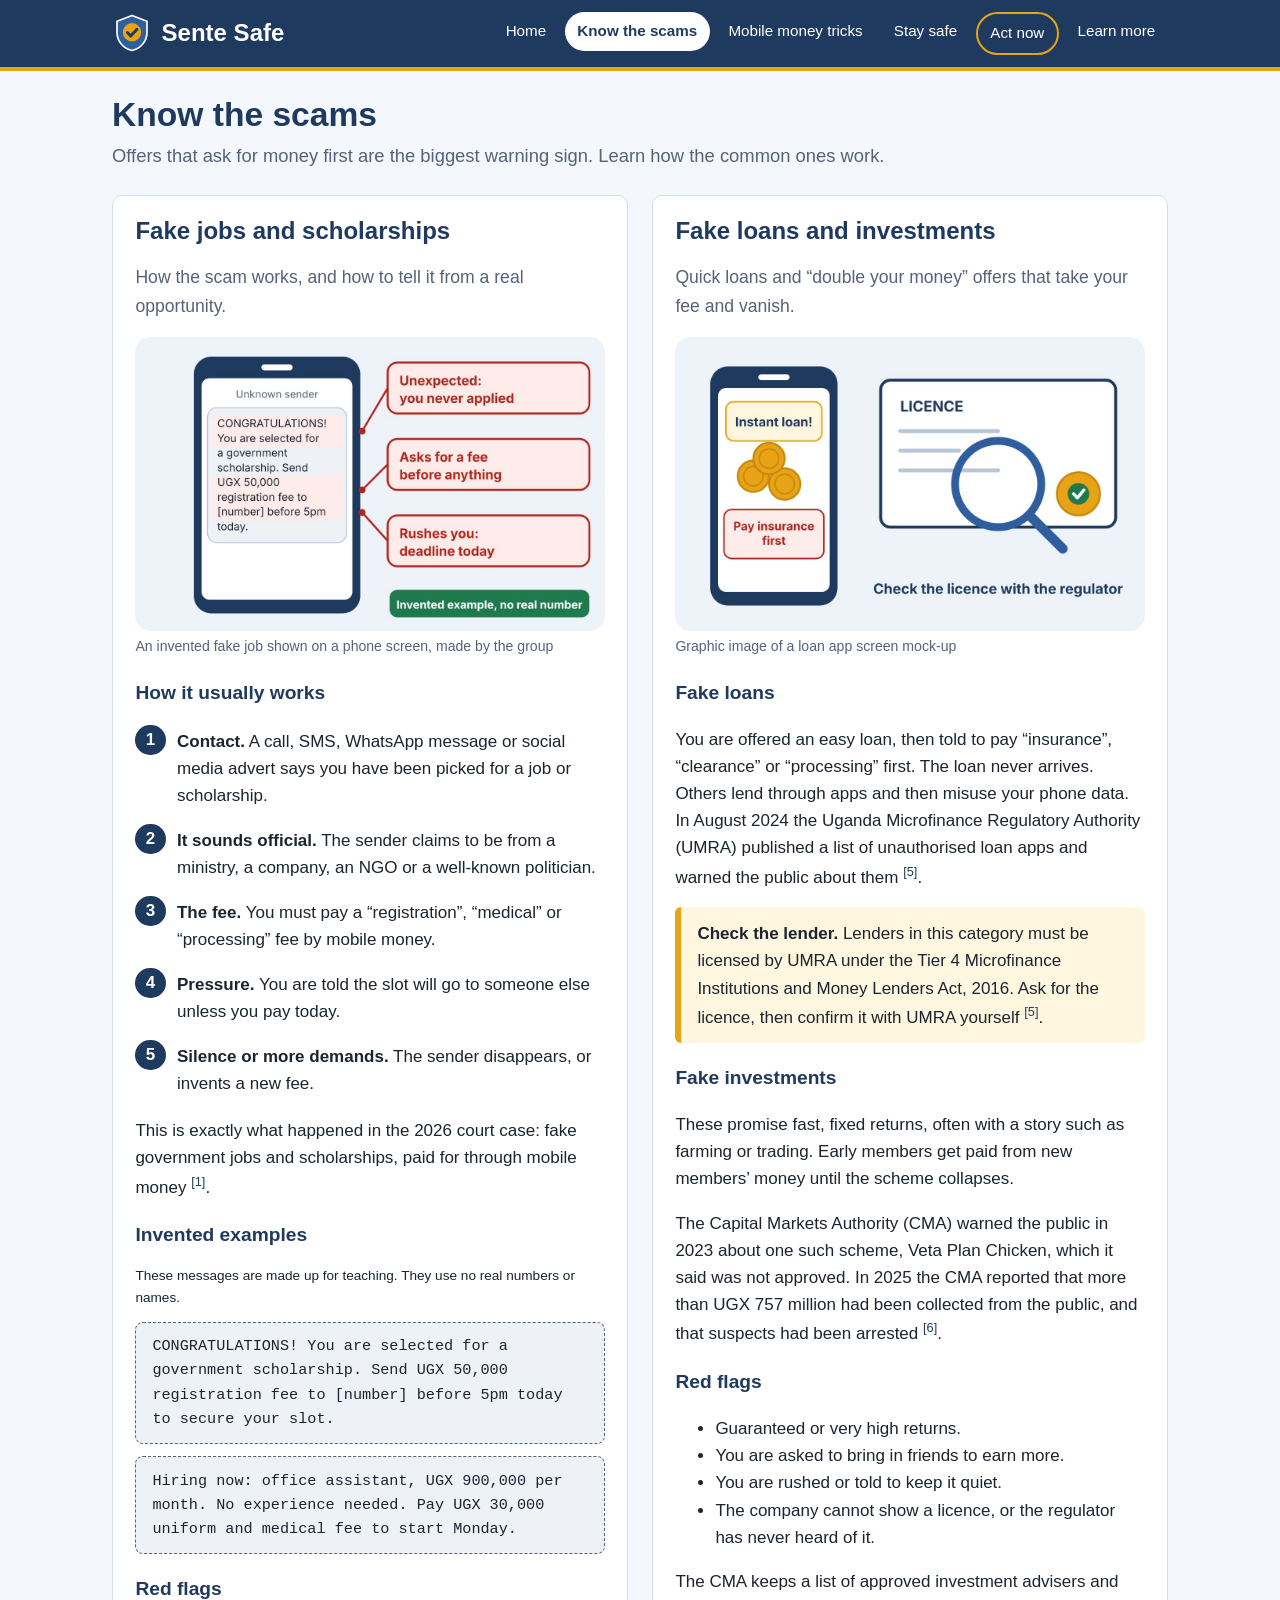
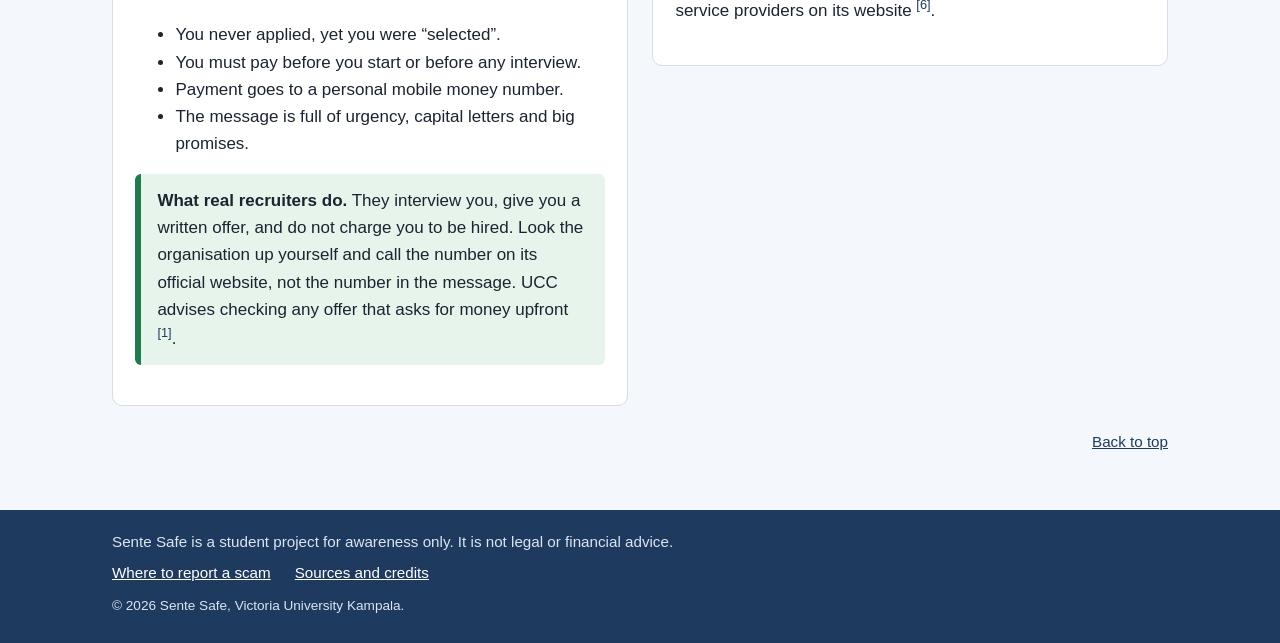
<file: scams.html>
<!DOCTYPE html>
<html lang="en">
<head>
  <meta charset="utf-8">
  <meta name="viewport" content="width=device-width, initial-scale=1">
  <title>Know the scams | Sente Safe</title>
  <meta name="description" content="How fake job, scholarship, loan and investment scams work, with warning signs.">
  <link rel="icon" href="images/favicon.svg" type="image/svg+xml">
  <link rel="stylesheet" href="css/style.css">
  <script src="js/main.js" defer></script>
</head>
<body>
  <a class="skip" href="#main">Skip to main content</a>

  <header id="top" class="site-header">
    <div class="wrap header-inner">
      <a class="brand" href="index.html">
        <img src="images/logo.svg" width="40" height="40" alt="website logo">
        <span>Sente Safe</span>
      </a>
      <!-- Main navigation: keep identical on every page, only aria-current changes -->
      <nav aria-label="Main">
        <ul class="nav-list">
          <li><a href="index.html">Home</a></li>
          <li><a href="scams.html" aria-current="page">Know the scams</a></li>
          <li><a href="tricks.html">Mobile money tricks</a></li>
          <li><a href="safe.html">Stay safe</a></li>
          <li><a href="act.html" class="nav-urgent">Act now</a></li>
          <li><a href="learn.html">Learn more</a></li>
        </ul>
      </nav>
    </div>
  </header>

  <main id="main" class="wrap">
      <div class="page-title">
        <h1>Know the scams</h1>
        <p>Offers that ask for money first are the biggest warning sign. Learn how the common ones work.</p>
      </div>
      <div class="sections">
      <!-- S3: Fake jobs and scholarships (Member 3).-->
      <section id="jobs" class="block" aria-labelledby="jobs-h">
        <h2 id="jobs-h">Fake jobs and scholarships</h2>
        <p class="lead">How the scam works, and how to tell it from a real opportunity.</p>
        
        <figure class="figure img-slot-fig">
          <img src="images/jobs-message.jpg" width="1200" height="750" alt="fake messages how they display on the phone">
          <figcaption>An invented fake job shown on a phone screen, made by the group</figcaption>
        </figure>
        <h3>How it usually works</h3>
        <ol class="steps">
          <li><strong>Contact.</strong> A call, SMS, WhatsApp message or social media advert says you have been picked for a job or scholarship.</li>
          <li><strong>It sounds official.</strong> The sender claims to be from a ministry, a company, an NGO or a well-known politician.</li>
          <li><strong>The fee.</strong> You must pay a &ldquo;registration&rdquo;, &ldquo;medical&rdquo; or &ldquo;processing&rdquo; fee by mobile money.</li>
          <li><strong>Pressure.</strong> You are told the slot will go to someone else unless you pay today.</li>
          <li><strong>Silence or more demands.</strong> The sender disappears, or invents a new fee.</li>
        </ol>
        <p>This is exactly what happened in the 2026 court case: fake government jobs and scholarships, paid for through mobile money <a class="ref" href="learn.html#src-1">[1]</a>.</p>

        <h3>Invented examples</h3>
        <p class="small">These messages are made up for teaching. They use no real numbers or names.</p>
        <p class="example">CONGRATULATIONS! You are selected for a government scholarship. Send UGX 50,000 registration fee to [number] before 5pm today to secure your slot.</p>
        <p class="example">Hiring now: office assistant, UGX 900,000 per month. No experience needed. Pay UGX 30,000 uniform and medical fee to start Monday.</p>

        <h3>Red flags</h3>
        <ul>
          <li>You never applied, yet you were &ldquo;selected&rdquo;.</li>
          <li>You must pay before you start or before any interview.</li>
          <li>Payment goes to a personal mobile money number.</li>
          <li>The message is full of urgency, capital letters and big promises.</li>
        </ul>
        <div class="callout safe"><p><strong>What real recruiters do.</strong> They interview you, give you a written offer, and do not charge you to be hired. Look the organisation up yourself and call the number on its official website, not the number in the message. UCC advises checking any offer that asks for money upfront <a class="ref" href="learn.html#src-1">[1]</a>.</p></div>
      </section>

      <!-- S4: Fake loans and investments (Member 4) .-->
      <section id="loans" class="block" aria-labelledby="loans-h">
        <h2 id="loans-h">Fake loans and investments</h2>
        <p class="lead">Quick loans and &ldquo;double your money&rdquo; offers that take your fee and vanish.</p>
        
        <figure class="figure img-slot-fig">
          <img src="images/loans.jpg" width="1200" height="750" alt="Phone loan messages">
          <figcaption>Graphic image of a loan app screen mock-up</figcaption>
        </figure>
        <h3>Fake loans</h3>
        <p>You are offered an easy loan, then told to pay &ldquo;insurance&rdquo;, &ldquo;clearance&rdquo; or &ldquo;processing&rdquo; first. The loan never arrives. Others lend through apps and then misuse your phone data. In August 2024 the Uganda Microfinance Regulatory Authority (UMRA) published a list of unauthorised loan apps and warned the public about them <a class="ref" href="learn.html#src-5">[5]</a>.</p>
        <div class="callout"><p><strong>Check the lender.</strong> Lenders in this category must be licensed by UMRA under the Tier 4 Microfinance Institutions and Money Lenders Act, 2016. Ask for the licence, then confirm it with UMRA yourself <a class="ref" href="learn.html#src-5">[5]</a>.</p></div>

        <h3>Fake investments</h3>
        <p>These promise fast, fixed returns, often with a story such as farming or trading. Early members get paid from new members&rsquo; money until the scheme collapses.</p>
        <p>The Capital Markets Authority (CMA) warned the public in 2023 about one such scheme, Veta Plan Chicken, which it said was not approved. In 2025 the CMA reported that more than UGX 757 million had been collected from the public, and that suspects had been arrested <a class="ref" href="learn.html#src-6">[6]</a>.</p>

        <h3>Red flags</h3>
        <ul>
          <li>Guaranteed or very high returns.</li>
          <li>You are asked to bring in friends to earn more.</li>
          <li>You are rushed or told to keep it quiet.</li>
          <li>The company cannot show a licence, or the regulator has never heard of it.</li>
        </ul>
        <p>The CMA keeps a list of approved investment advisers and service providers on its website <a class="ref" href="learn.html#src-6">[6]</a>.</p>
      </section>

      </div>
      <p class="back"><a href="#top">Back to top</a></p>
  </main>

  <footer class="site-footer">
    <div class="wrap footer-inner">
      <p>Sente Safe is a student project for awareness only. It is not legal or financial advice.</p>
      <ul class="footer-links">
        <li><a href="act.html#report">Where to report a scam</a></li>
        <li><a href="learn.html#about">Sources and credits</a></li>
      </ul>
      <p class="small">&copy; 2026 Sente Safe, Victoria University Kampala.</p>
    </div>
  </footer>
</body>
</html>
</file>
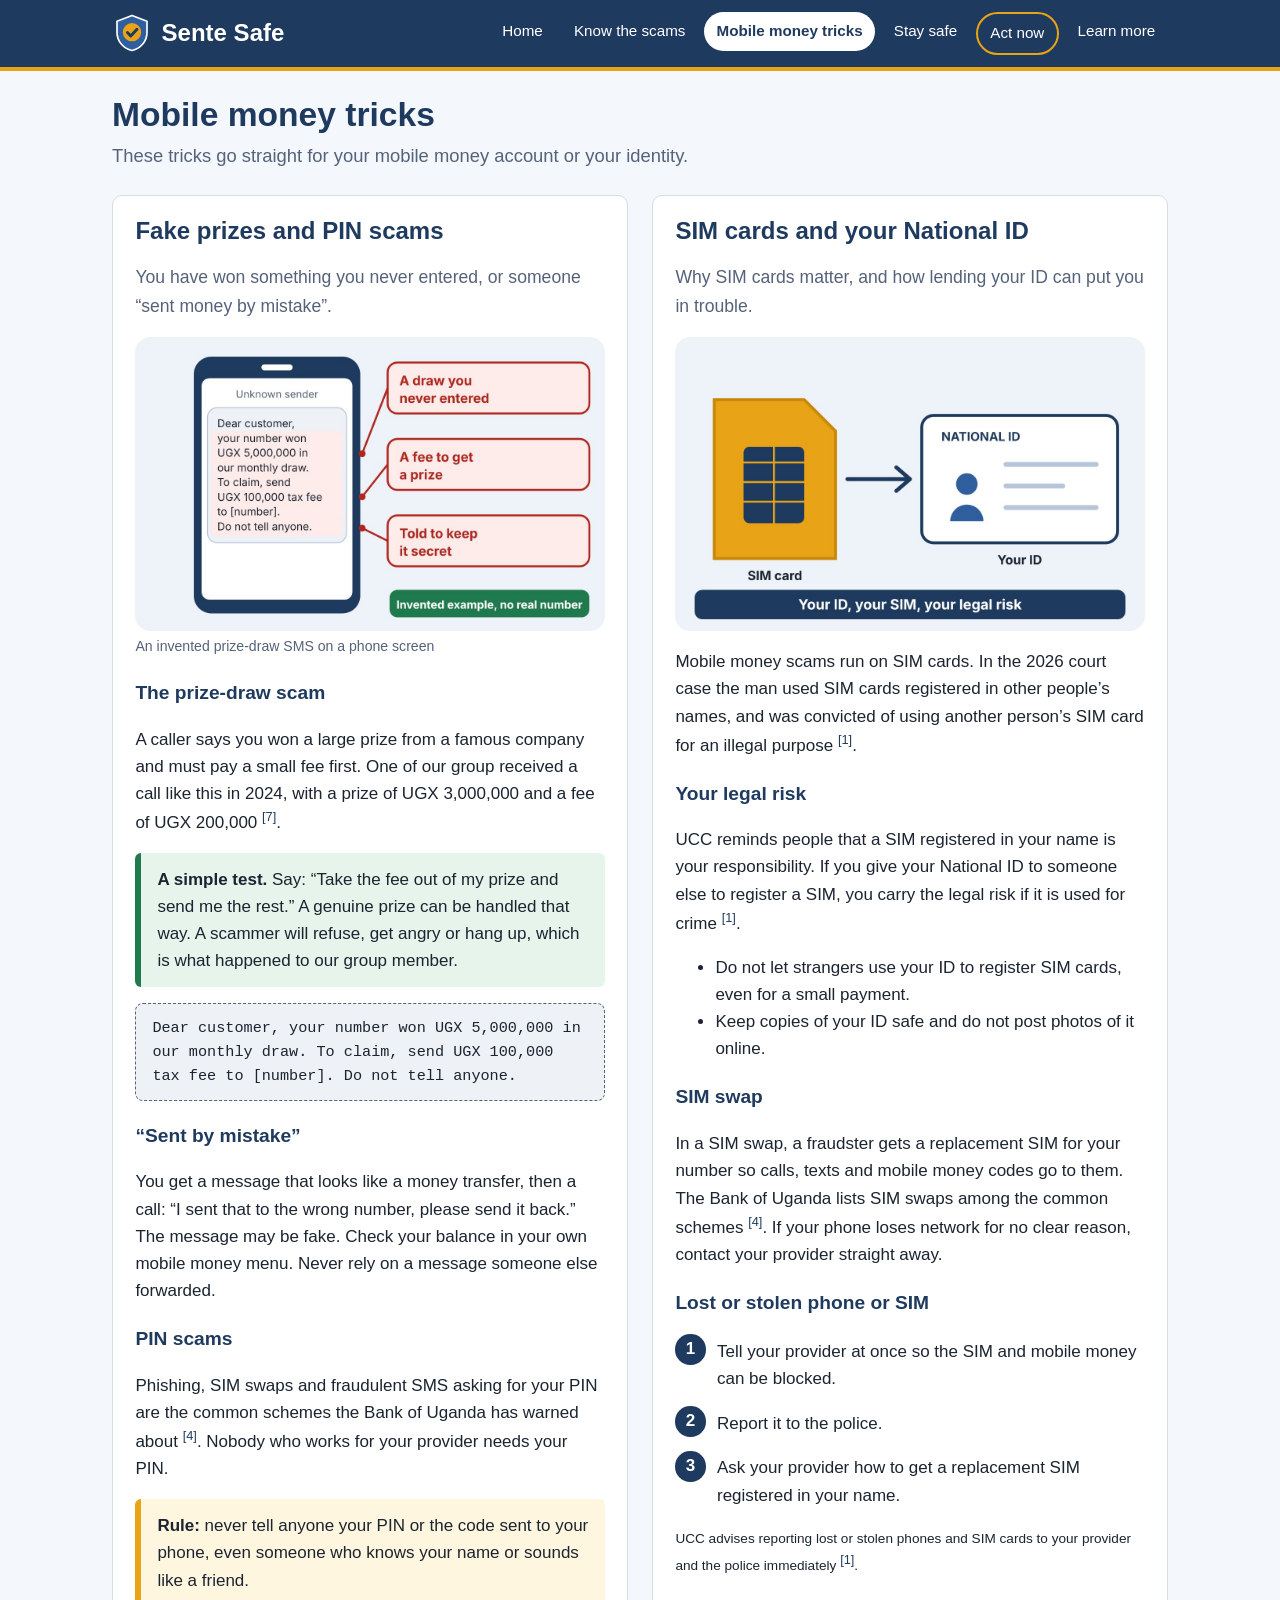
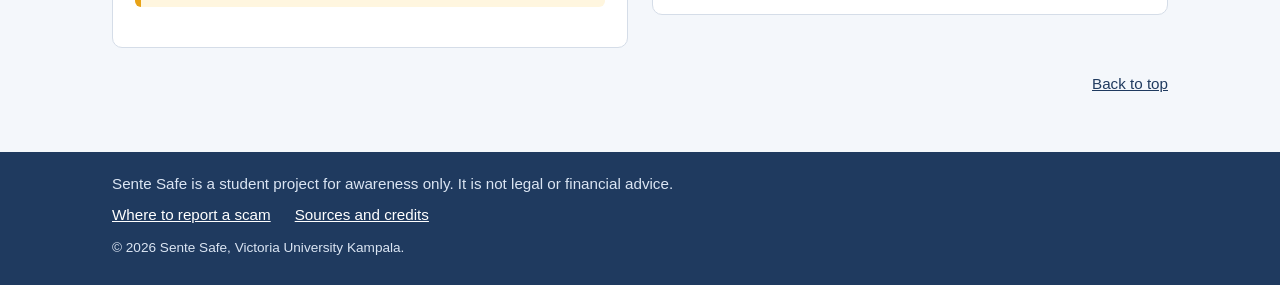
<file: tricks.html>
<!DOCTYPE html>
<html lang="en">
<head>
  <meta charset="utf-8">
  <meta name="viewport" content="width=device-width, initial-scale=1">
  <title>Mobile money tricks | Sente Safe</title>
  <meta name="description" content="Prize-draw, sent-by-mistake, PIN and SIM card tricks used on mobile money users.">
  <link rel="icon" href="images/favicon.svg" type="image/svg+xml">
  <link rel="stylesheet" href="css/style.css">
  <script src="js/main.js" defer></script>
</head>
<body>
  <a class="skip" href="#main">Skip to main content</a>

  <header id="top" class="site-header">
    <div class="wrap header-inner">
      <a class="brand" href="index.html">
        <img src="images/logo.svg" width="40" height="40" alt="website logo">
        <span>Sente Safe</span>
      </a>
      <!-- Main navigation: keep identical on every page, only aria-current changes -->
      <nav aria-label="Main">
        <ul class="nav-list">
          <li><a href="index.html">Home</a></li>
          <li><a href="scams.html">Know the scams</a></li>
          <li><a href="tricks.html" aria-current="page">Mobile money tricks</a></li>
          <li><a href="safe.html">Stay safe</a></li>
          <li><a href="act.html" class="nav-urgent">Act now</a></li>
          <li><a href="learn.html">Learn more</a></li>
        </ul>
      </nav>
    </div>
  </header>

  <main id="main" class="wrap">
      <div class="page-title">
        <h1>Mobile money tricks</h1>
        <p>These tricks go straight for your mobile money account or your identity.</p>
      </div>
      <div class="sections">
      <!-- S5: Fake prizes and PIN scams (Member 5) -->
      <section id="prizes" class="block" aria-labelledby="prizes-h">
        <h2 id="prizes-h">Fake prizes and PIN scams</h2>
        <p class="lead">You have won something you never entered, or someone &ldquo;sent money by mistake&rdquo;.</p>
        
        <figure class="figure img-slot-fig">
          <img src="images/prizes-message.jpg" width="1200" height="750" alt="prize image">
          <figcaption>An invented prize-draw SMS on a phone screen</figcaption>
        </figure>
        <h3>The prize-draw scam</h3>
        <p>A caller says you won a large prize from a famous company and must pay a small fee first. One of our group received a call like this in 2024, with a prize of UGX 3,000,000 and a fee of UGX 200,000 <a class="ref" href="learn.html#src-7">[7]</a>.</p>
        <div class="callout safe"><p><strong>A simple test.</strong> Say: &ldquo;Take the fee out of my prize and send me the rest.&rdquo; A genuine prize can be handled that way. A scammer will refuse, get angry or hang up, which is what happened to our group member.</p></div>
        <p class="example">Dear customer, your number won UGX 5,000,000 in our monthly draw. To claim, send UGX 100,000 tax fee to [number]. Do not tell anyone.</p>

        <h3>&ldquo;Sent by mistake&rdquo;</h3>
        <p>You get a message that looks like a money transfer, then a call: &ldquo;I sent that to the wrong number, please send it back.&rdquo; The message may be fake. Check your balance in your own mobile money menu. Never rely on a message someone else forwarded.</p>

        <h3>PIN scams</h3>
        <p>Phishing, SIM swaps and fraudulent SMS asking for your PIN are the common schemes the Bank of Uganda has warned about <a class="ref" href="learn.html#src-4">[4]</a>. Nobody who works for your provider needs your PIN.</p>
        <div class="callout"><p><strong>Rule:</strong> never tell anyone your PIN or the code sent to your phone, even someone who knows your name or sounds like a friend.</p></div>
      </section>

      <!-- S6: SIM cards and your National ID (Member 6) -->
      <section id="sim" class="block" aria-labelledby="sim-h">
        <h2 id="sim-h">SIM cards and your National ID</h2>
        <p class="lead">Why SIM cards matter, and how lending your ID can put you in trouble.</p>
      
        <figure class="figure img-slot-fig">
          <img src="images/sim.jpg" width="1200" height="750" alt="sim and ID image">
        </figure>
        <p>Mobile money scams run on SIM cards. In the 2026 court case the man used SIM cards registered in other people&rsquo;s names, and was convicted of using another person&rsquo;s SIM card for an illegal purpose <a class="ref" href="learn.html#src-1">[1]</a>.</p>

        <h3>Your legal risk</h3>
        <p>UCC reminds people that a SIM registered in your name is your responsibility. If you give your National ID to someone else to register a SIM, you carry the legal risk if it is used for crime <a class="ref" href="learn.html#src-1">[1]</a>.</p>
        <ul>
          <li>Do not let strangers use your ID to register SIM cards, even for a small payment.</li>
          <li>Keep copies of your ID safe and do not post photos of it online.</li>
        </ul>

        <h3>SIM swap</h3>
        <p>In a SIM swap, a fraudster gets a replacement SIM for your number so calls, texts and mobile money codes go to them. The Bank of Uganda lists SIM swaps among the common schemes <a class="ref" href="learn.html#src-4">[4]</a>. If your phone loses network for no clear reason, contact your provider straight away.</p>

        <h3>Lost or stolen phone or SIM</h3>
        <ol class="steps">
          <li>Tell your provider at once so the SIM and mobile money can be blocked.</li>
          <li>Report it to the police.</li>
          <li>Ask your provider how to get a replacement SIM registered in your name.</li>
        </ol>
        <p class="small">UCC advises reporting lost or stolen phones and SIM cards to your provider and the police immediately <a class="ref" href="learn.html#src-1">[1]</a>.</p>
      </section>

      </div>
      <p class="back"><a href="#top">Back to top</a></p>
  </main>

  <footer class="site-footer">
    <div class="wrap footer-inner">
      <p>Sente Safe is a student project for awareness only. It is not legal or financial advice.</p>
      <ul class="footer-links">
        <li><a href="act.html#report">Where to report a scam</a></li>
        <li><a href="learn.html#about">Sources and credits</a></li>
      </ul>
      <p class="small">&copy; 2026 Sente Safe, Victoria University Kampala.</p>
    </div>
  </footer>
</body>
</html>
</file>
<file: css/style.css>
/* Sente Safe - shared styles for all pages */

:root {
  --navy: #1f3a5f;
  --navy-dark: #162a45;
  --ink: #1b2430;
  --muted: #55627a;
  --bg: #f4f7fb;
  --card: #ffffff;
  --line: #d5dde8;
  --amber: #e8a317;
  --amber-soft: #fff6df;
  --green: #1f7a4d;
  --green-soft: #e6f4ec;
  --red: #b3261e;
  --red-soft: #fdecea;
  --radius: 10px;
}

* {
  box-sizing: border-box;
}

html {
  scroll-behavior: smooth;
}

body {
  margin: 0;
  font-family: "Segoe UI", Roboto, Helvetica, Arial, sans-serif;
  font-size: 1.0625rem;
  line-height: 1.6;
  color: var(--ink);
  background: var(--bg);
}

img {
  max-width: 100%;
  height: auto;
}

a {
  color: var(--navy);
}

a:hover {
  color: var(--navy-dark);
}

a:focus,
.btn:focus {
  outline: 3px solid var(--amber);
  outline-offset: 2px;
}

.wrap {
  max-width: 68rem;
  margin: 0 auto;
  padding-left: 1rem;
  padding-right: 1rem;
}

/* skip link for keyboard users */
.skip {
  position: absolute;
  left: -999px;
  top: 0;
  background: var(--amber);
  color: var(--navy-dark);
  padding: 0.5rem 1rem;
  z-index: 10;
}

.skip:focus {
  left: 0.5rem;
  top: 0.5rem;
}

/* ---------- header and navigation ---------- */

.site-header {
  position: sticky;
  top: 0;
  z-index: 10;
  background: var(--navy);
  color: #fff;
  border-bottom: 4px solid var(--amber);
}

.header-inner {
  display: flex;
  flex-wrap: wrap;
  align-items: center;
  justify-content: space-between;
  gap: 0.5rem 1.5rem;
  padding-top: 0.75rem;
  padding-bottom: 0.75rem;
}

.brand {
  display: flex;
  align-items: center;
  gap: 0.6rem;
  color: #fff;
  font-size: 1.5rem;
  font-weight: 700;
  text-decoration: none;
}

.brand:hover {
  color: #fff;
}

.nav-list {
  display: flex;
  flex-wrap: wrap;
  gap: 0.35rem;
  margin: 0;
  padding: 0;
  list-style: none;
}

.nav-list a {
  display: block;
  padding: 0.45rem 0.8rem;
  border-radius: 999px;
  color: #fff;
  font-size: 0.95rem;
  text-decoration: none;
}

.nav-list a:hover {
  background: var(--navy-dark);
}

.nav-list a[aria-current="page"] {
  background: #fff;
  color: var(--navy);
  font-weight: 700;
}

.nav-list a.nav-urgent {
  border: 2px solid var(--amber);
}

.nav-list a.nav-urgent[aria-current="page"] {
  background: var(--amber);
  color: var(--navy-dark);
}

.nav-list a:focus {
  outline: 3px solid var(--amber);
  outline-offset: 1px;
}

/* ---------- page layout ---------- */

main {
  padding-top: 1.5rem;
  padding-bottom: 1rem;
}

.page-title {
  margin-bottom: 1.5rem;
}

h1 {
  margin: 0 0 0.4rem;
  color: var(--navy);
  font-size: 2.1rem;
  line-height: 1.2;
}

h2 {
  margin: 0 0 0.5rem;
  color: var(--navy);
  font-size: 1.5rem;
  line-height: 1.25;
}

h3 {
  margin: 1.25rem 0 0.4rem;
  color: var(--navy);
  font-size: 1.2rem;
}

.page-title p {
  margin: 0;
  color: var(--muted);
  font-size: 1.15rem;
}

.lead {
  color: var(--muted);
  font-size: 1.1rem;
}

/* two sections side by side on wide screens, stacked on phones */
.sections {
  display: grid;
  grid-template-columns: 1fr;
  gap: 1.5rem;
}

.sections.stack {
  grid-template-columns: 1fr;
}

.block {
  background: var(--card);
  border: 1px solid var(--line);
  border-radius: var(--radius);
  padding: 1.25rem 1.4rem 1.5rem;
  scroll-margin-top: 1rem;
}

.back {
  margin: 1.5rem 0 0.5rem;
  text-align: right;
  font-size: 0.95rem;
}

@media (min-width: 56rem) {
  .sections {
    grid-template-columns: 1fr 1fr;
    align-items: start;
  }

  .sections.stack {
    grid-template-columns: 1fr;
  }
}

/* ---------- home page hero and cards ---------- */

.hero {
  background: var(--navy);
  color: #fff;
  border-radius: var(--radius);
  padding: 2rem 1.5rem;
}

.hero h1 {
  color: #fff;
  font-size: 2.6rem;
}

.hero .lead {
  max-width: 42rem;
  color: #dbe5f3;
  font-size: 1.2rem;
}

.cards {
  display: grid;
  grid-template-columns: 1fr;
  gap: 1rem;
  margin: 1.5rem 0 0;
  padding: 0;
  list-style: none;
}

.card {
  display: flex;
  flex-direction: column;
  align-items: flex-start;
  background: #fff;
  color: var(--ink);
  border-radius: var(--radius);
  padding: 1rem 1.1rem 1.2rem;
}

.card h2 {
  font-size: 1.2rem;
}

.card p {
  flex: 1;
  margin: 0 0 0.9rem;
}

@media (min-width: 44rem) {
  .cards {
    grid-template-columns: repeat(3, 1fr);
  }
}

/* ---------- buttons ---------- */

.btn {
  display: inline-block;
  padding: 0.55rem 1.1rem;
  border-radius: 6px;
  background: var(--navy);
  color: #fff;
  font-weight: 700;
  text-decoration: none;
}

.btn:hover {
  background: var(--navy-dark);
  color: #fff;
}

.btn-alert {
  background: var(--amber);
  color: var(--navy-dark);
}

.btn-alert:hover {
  background: #cf8f0e;
  color: var(--navy-dark);
}

.btn-quiet {
  background: #fff;
  color: var(--navy);
  border: 2px solid var(--navy);
}

.btn-quiet:hover {
  background: var(--bg);
  color: var(--navy);
}

/* ---------- reusable content pieces for the sections ---------- */

/* warning or tip box: <div class="callout"> ... </div>, add class "safe" for a green one */
.callout {
  margin: 1rem 0;
  padding: 0.8rem 1rem;
  background: var(--amber-soft);
  border-left: 6px solid var(--amber);
  border-radius: 6px;
}

.callout.safe {
  background: var(--green-soft);
  border-left-color: var(--green);
}

.callout p {
  margin: 0;
}

/* invented sample scam message: <p class="example"> ... </p> */
.example {
  margin: 0.8rem 0;
  padding: 0.7rem 1rem;
  background: #eef1f5;
  border: 1px dashed var(--muted);
  border-radius: 8px;
  font-family: Consolas, "Courier New", monospace;
  font-size: 0.95rem;
}

/* numbered steps: <ol class="steps"> */
.steps {
  margin: 1rem 0;
  padding: 0;
  list-style: none;
  counter-reset: step;
}

.steps li {
  position: relative;
  margin-bottom: 0.7rem;
  padding: 0.2rem 0 0.2rem 2.6rem;
  counter-increment: step;
}

.steps li::before {
  content: counter(step);
  position: absolute;
  left: 0;
  top: 0;
  width: 1.9rem;
  height: 1.9rem;
  border-radius: 50%;
  background: var(--navy);
  color: #fff;
  font-weight: 700;
  text-align: center;
  line-height: 1.9rem;
}

/* tables: <table class="data"> */
.data {
  width: 100%;
  margin: 1rem 0;
  border-collapse: collapse;
  font-size: 0.97rem;
}

.data caption {
  padding-bottom: 0.4rem;
  text-align: left;
  font-weight: 700;
}

.data th,
.data td {
  padding: 0.55rem 0.7rem;
  border: 1px solid var(--line);
  text-align: left;
  vertical-align: top;
}

.data th {
  background: var(--navy);
  color: #fff;
}

.data tr:nth-child(even) td {
  background: var(--bg);
}

/* glossary: <dl class="glossary"> with dt and dd pairs */
.glossary dt {
  margin-top: 0.8rem;
  color: var(--navy);
  font-weight: 700;
}

.glossary dd {
  margin: 0.1rem 0 0;
}

/* quote from the interview or a source: <blockquote class="quote"> */
.quote {
  margin: 1rem 0;
  padding: 0.4rem 1rem;
  border-left: 5px solid var(--navy);
  color: var(--muted);
  font-style: italic;
}

.quote cite {
  display: block;
  margin-top: 0.3rem;
  font-size: 0.9rem;
}

/* figure with credit: <figure class="figure"> <img> <figcaption> */
.figure {
  margin: 1rem 0;
}

.figure figcaption {
  margin-top: 0.3rem;
  color: var(--muted);
  font-size: 0.88rem;
}

/* placeholder for unfinished sections, delete the box when the content is in */
.todo {
  margin-top: 1rem;
  padding: 0.8rem 1rem;
  border: 2px dashed var(--amber);
  border-radius: 8px;
  background: var(--amber-soft);
  font-size: 0.95rem;
}

.todo p {
  margin: 0 0 0.4rem;
}

.todo ul {
  margin: 0;
  padding-left: 1.2rem;
}

/* ---------- footer ---------- */

.site-footer {
  margin-top: 2rem;
  padding: 1.25rem 0;
  background: var(--navy);
  color: #dbe5f3;
  font-size: 0.95rem;
}

.site-footer p {
  margin: 0 0 0.4rem;
}

.site-footer a {
  color: #fff;
}

.footer-links {
  display: flex;
  flex-wrap: wrap;
  gap: 0.4rem 1.5rem;
  margin: 0 0 0.6rem;
  padding: 0;
  list-style: none;
}

.small {
  font-size: 0.85rem;
}

/* ---------- content extras ---------- */

/* citation numbers like [1] that link to the sources list */
.ref {
  font-size: 0.8rem;
  vertical-align: super;
  text-decoration: none;
}

.ref:hover {
  text-decoration: underline;
}

/* a section that takes the full width of the page */
.block.wide {
  grid-column: 1 / -1;
}

.hero-note {
  max-width: 42rem;
  color: #dbe5f3;
}

/* scam tip box on the home page */
.tip {
  margin-top: 1.5rem;
  padding: 0.9rem 1.1rem;
  background: var(--navy-dark);
  border-left: 6px solid var(--amber);
  border-radius: 6px;
}

.tip p {
  margin: 0 0 0.6rem;
}

.tip-label {
  color: var(--amber);
  font-size: 0.85rem;
  font-weight: 700;
  text-transform: uppercase;
  letter-spacing: 0.05em;
}

#tip-text {
  font-size: 1.15rem;
  font-weight: 700;
}

/* checklist on the Stay safe page */
.checkform fieldset {
  margin: 0;
  padding: 0;
  border: 0;
}

.checkform legend {
  margin-bottom: 0.6rem;
  padding: 0;
  font-weight: 700;
}

.checks {
  margin: 0;
  padding: 0;
  list-style: none;
}

.checks label {
  display: flex;
  gap: 0.6rem;
  margin-bottom: 0.4rem;
  padding: 0.55rem 0.7rem;
  border: 1px solid var(--line);
  border-radius: 8px;
  cursor: pointer;
}

.checks label:hover {
  background: var(--bg);
}

.checks input {
  flex: none;
  width: 1.2rem;
  height: 1.2rem;
  margin-top: 0.25rem;
}

.verdict {
  margin: 1rem 0;
  padding: 0.8rem 1rem;
  border-left: 6px solid var(--green);
  border-radius: 6px;
  background: var(--green-soft);
  font-weight: 700;
}

.verdict.v1 {
  border-left-color: var(--amber);
  background: var(--amber-soft);
}

.verdict.v2 {
  border-left-color: var(--red);
  background: var(--red-soft);
  color: var(--red);
}

/* FAQ dropdowns (plain HTML details and summary) */
details {
  margin: 0.5rem 0;
  padding: 0.5rem 0.9rem;
  background: #fff;
  border: 1px solid var(--line);
  border-radius: 8px;
}

summary {
  color: var(--navy);
  font-weight: 700;
  cursor: pointer;
}

details p {
  margin: 0.5rem 0 0.2rem;
}

.sources li {
  margin-bottom: 0.5rem;
  overflow-wrap: anywhere;
  font-size: 0.95rem;
}

.data th[scope="row"] {
  background: var(--bg);
  color: var(--navy);
}

/* ---------- image slots ---------- */

/* once a real <img> replaces the slot it fills the width of its section */
.figure img {
  display: block;
  width: 100%;
  height: auto;
  border-radius: 8px;
}

/* placeholder box, remove it when the real picture goes in */
.slot {
  display: flex;
  flex-direction: column;
  align-items: center;
  justify-content: center;
  min-height: 11rem;
  padding: 1rem;
  border: 3px dashed var(--navy);
  border-radius: 8px;
  background: var(--bg);
  color: var(--muted);
  font-size: 0.92rem;
  text-align: center;
}

.slot p {
  margin: 0 0 0.3rem;
}

.slot-title {
  color: var(--navy);
  font-size: 1rem;
  font-weight: 700;
}

.slot-meta {
  font-size: 0.82rem;
  font-weight: 700;
}

.img-slot-fig {
  margin: 0.8rem 0 1.1rem;
}

/* hero: text on the left, picture on the right on wide screens */
.hero-top {
  display: grid;
  grid-template-columns: 1fr;
  gap: 1.5rem;
  align-items: center;
}

.hero .figure {
  margin: 0;
}

.hero .slot {
  min-height: 14rem;
  border-color: #ffffff;
  background: rgba(255, 255, 255, 0.1);
  color: #dbe5f3;
}

.hero .slot-title {
  color: #ffffff;
}

.hero figcaption {
  color: #dbe5f3;
}

@media (min-width: 56rem) {
  .hero-top {
    grid-template-columns: 1.3fr 1fr;
  }
}

/* ---------- small screens ---------- */

@media (max-width: 40rem) {
  body {
    font-size: 1rem;
  }

  h1 {
    font-size: 1.7rem;
  }

  .hero h1 {
    font-size: 2rem;
  }

  .header-inner {
    flex-direction: column;
    align-items: flex-start;
  }

  .block {
    padding: 1rem;
  }

  .data {
    font-size: 0.9rem;
  }
}

/* ---------- additions for the finished content ---------- */

/* home page: three rules under the cards (Member 1) */
.hero .rules-h {
  margin-top: 1.75rem;
  color: #fff;
  font-size: 1.25rem;
}

.rules {
  margin: 0;
  padding-left: 1.3rem;
  color: #dbe5f3;
}

.rules li {
  margin-bottom: 0.3rem;
}

/* small print under a fact, showing where it came from */
.source {
  color: var(--muted);
  font-size: 0.88rem;
}

/* red flags in sample messages: plain until the button is pressed (js/main.js) */
.flag {
  background: transparent;
  color: inherit;
}

.show-flags .flag {
  background: #ffd9d4;
  color: #8a1c10;
  border-bottom: 2px solid #c0392b;
  font-weight: 700;
}

.btn-small {
  padding: 0.35rem 0.8rem;
  border: 0;
  font-size: 0.92rem;
  cursor: pointer;
}

/* checklist and its result (Member 7) */
.checklist fieldset {
  margin: 0 0 0.8rem;
  padding: 0.6rem 0.9rem;
  border: 1px solid var(--line);
  border-radius: 8px;
}

.checklist legend {
  padding: 0 0.4rem;
  font-weight: 700;
  color: var(--navy);
}

.checklist ul {
  margin: 0;
  padding: 0;
  list-style: none;
}

.checklist li {
  margin: 0.45rem 0;
}

.checklist label {
  display: block;
  cursor: pointer;
}

.checklist input {
  width: 1.1rem;
  height: 1.1rem;
  margin-right: 0.5rem;
  vertical-align: middle;
  accent-color: var(--navy);
}

.result {
  margin: 0.8rem 0;
  padding: 0.7rem 1rem;
  border-radius: 8px;
  background: var(--bg);
  font-weight: 700;
}

.result.ok {
  background: var(--green-soft);
  color: #14532d;
}

.result.pause {
  background: var(--amber-soft);
  color: #6b4700;
}

.result.stop {
  background: #fde4e1;
  color: #8a1c10;
}

/* glossary: terms are wrapped in div.term so the search can hide them (Member 11) */
.glossary {
  margin: 0;
}

.glossary-search {
  display: block;
  width: 100%;
  max-width: 24rem;
  margin: 0.4rem 0 0.6rem;
  padding: 0.5rem 0.7rem;
  border: 2px solid var(--line);
  border-radius: 6px;
  font: inherit;
}

.glossary-search:focus {
  border-color: var(--navy);
  outline: none;
}

/* FAQ */
details {
  margin: 0.5rem 0;
  border: 1px solid var(--line);
  border-radius: 8px;
  background: #fff;
}

summary {
  padding: 0.6rem 0.9rem;
  color: var(--navy);
  font-weight: 700;
  cursor: pointer;
}

details[open] summary {
  border-bottom: 1px solid var(--line);
}

details p {
  margin: 0;
  padding: 0.6rem 0.9rem;
}

/* long links in tables must not push the page wider on phones */
.data td:last-child {
  overflow-wrap: anywhere;
}

@media (max-width: 40rem) {
  .data th,
  .data td {
    padding: 0.4rem 0.45rem;
    font-size: 0.85rem;
  }
}

/* contact table turns into stacked cards on phones (Member 10) */
@media (max-width: 40rem) {
  .stack thead {
    position: absolute;
    left: -999px;
  }

  .stack tr {
    display: block;
    margin-bottom: 0.7rem;
    border: 1px solid var(--line);
    border-radius: 8px;
  }

  .stack td {
    display: block;
    border: 0;
    border-bottom: 1px solid var(--line);
  }

  .stack td:last-child {
    border-bottom: 0;
  }

  .stack td::before {
    content: attr(data-label);
    display: block;
    color: var(--muted);
    font-size: 0.75rem;
    font-weight: 700;
    text-transform: uppercase;
  }
}
</file>
